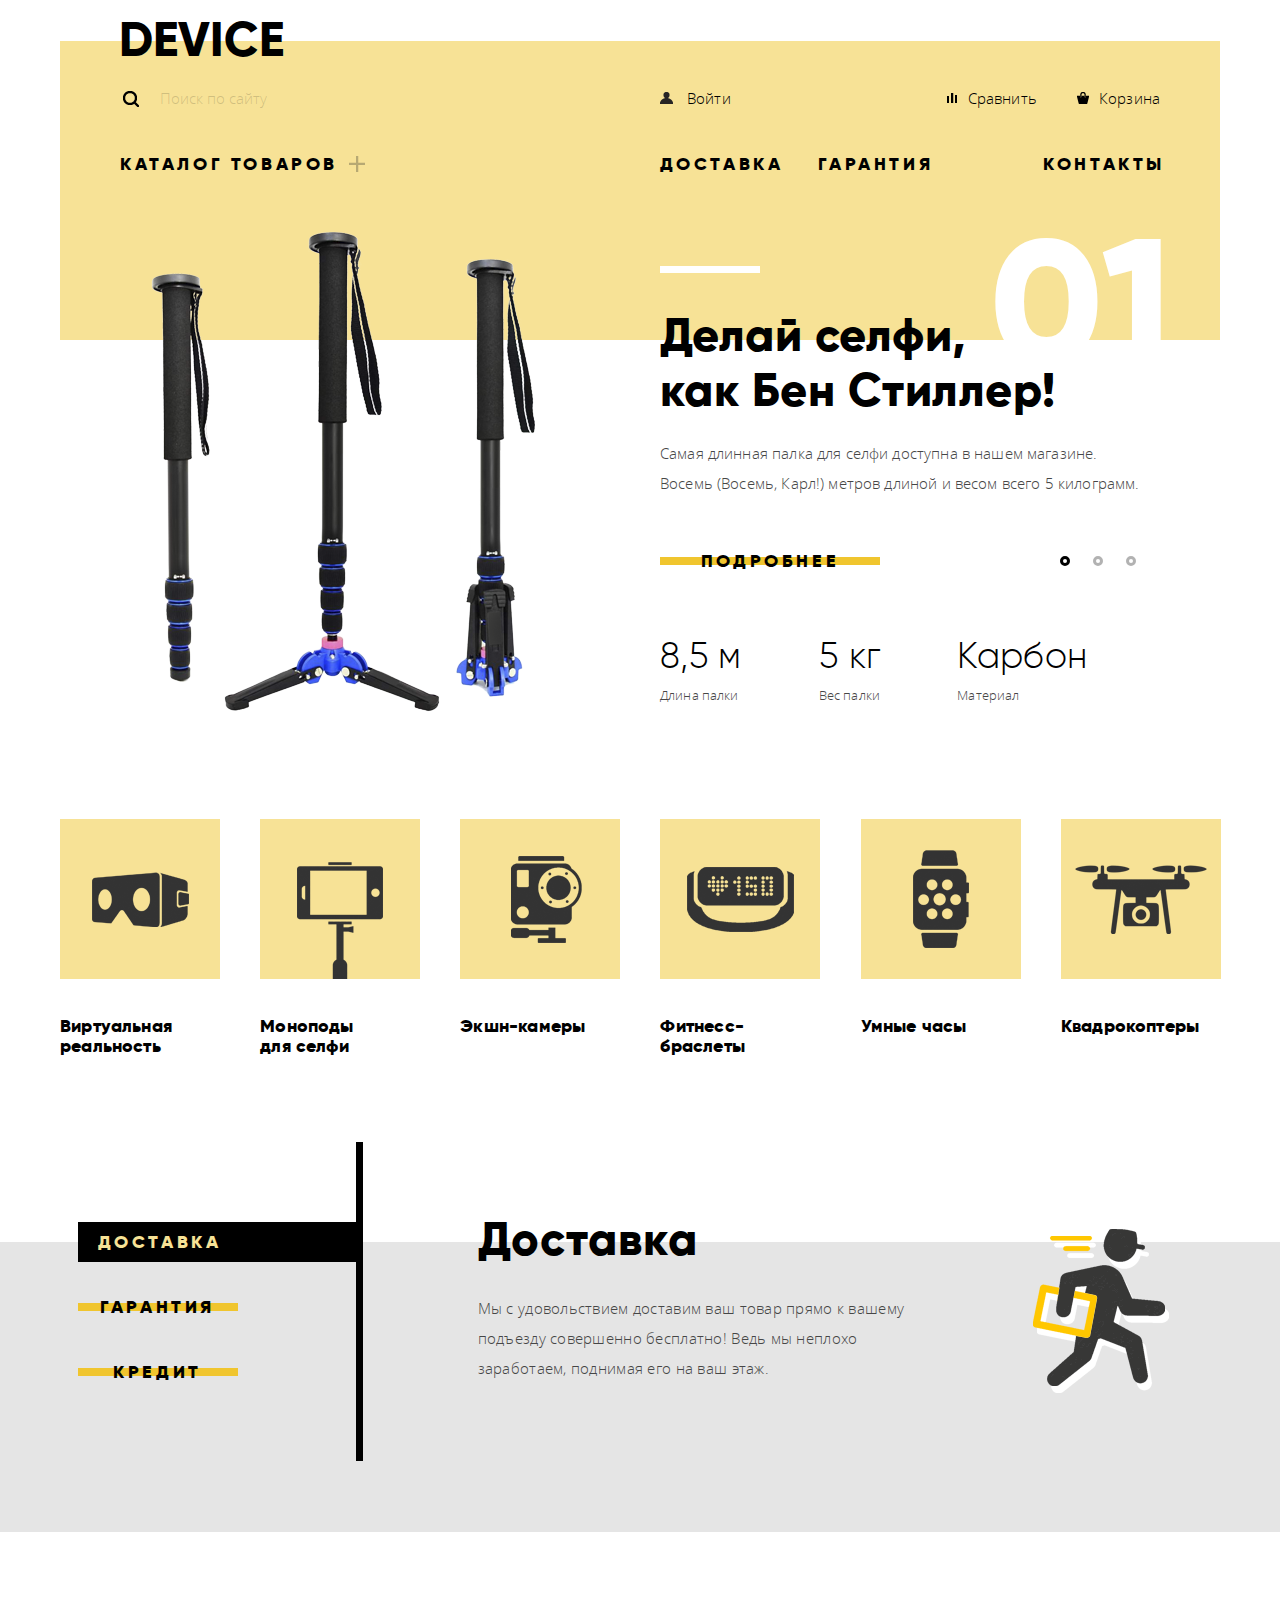
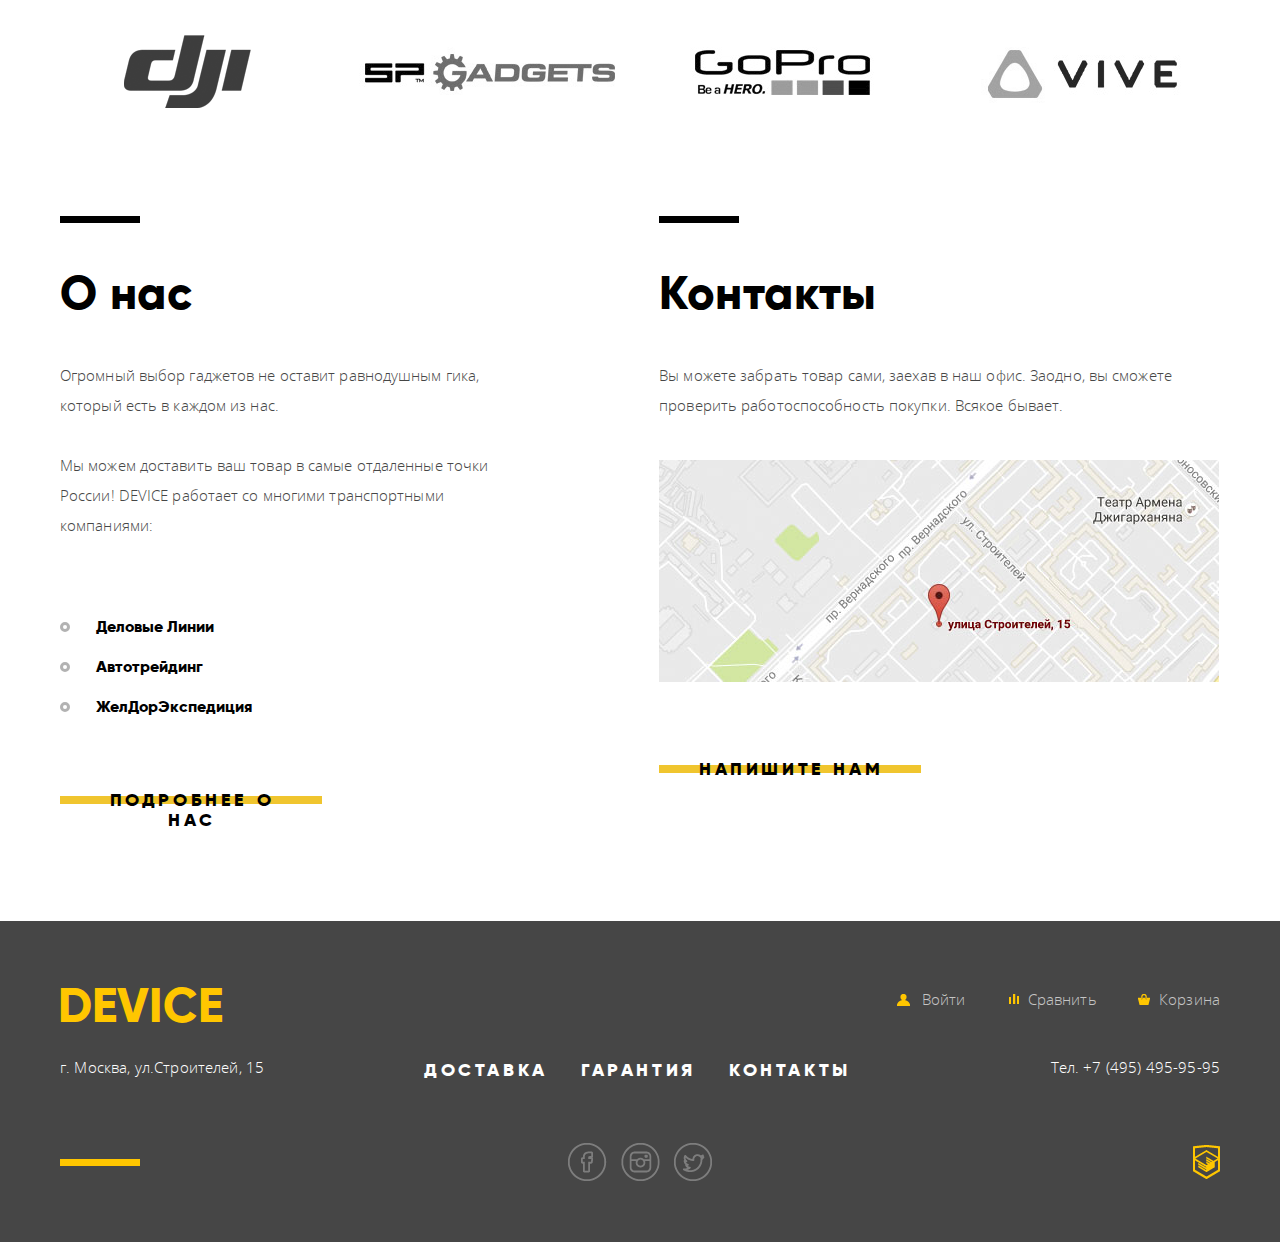
<file: device/index.html>
<!DOCTYPE html>
<html lang="ru">
  <head>
    <meta charset="utf-8">
    <title>HTML Academy: Девайс</title>
    <meta name="keywords" content="">
    <meta name="description" content="">
    <link href="css/normalize.css" rel="stylesheet">
    <link href="css/style.min.css" rel="stylesheet">
  </head>
  <body>
    <header class="header main-header">
      <div class="center-box">
        <div class="margin-box">
          <div class="header-logo">
            <span class="logo">Device</span>
          </div>
          <div class="user-menu user-menu--header">
            <form class="search" action="http://example.ru/" method="get">
              <input class="search-field" type="search" placeholder="Поиск по сайту">
              <button class="search-btn" type="submit">Найти</button>
            </form>
            <a class="profile" href="#">Войти</a>
            <a class="exit" href="#">Выйти</a>
            <a class="compare" href="#">Сравнить</a>
            <a class="basket" href="#">Корзина</a>
          </div>
          <nav class="main-menu">
            <ul class="menu-list">
              <li class="list-item-catalog">
                <a class="menu-catalog" href="#">Каталог товаров</a>
                <ul class="menu-catalog-list">
                  <li>
                    <ul class="catalog-list-section1">
                      <li><a href="#">Виртуальная реальность</a></li>
                      <li><a href="catalog.html">Моноподы для селфи</a></li>
                      <li><a href="#">Экшн-камеры</a></li>
                    </ul>
                  </li>
                  <li>
                    <ul class="catalog-list-section2">
                      <li><a href="#">Фитнесс-браслеты</a></li>
                      <li><a href="#">Умные часы</a></li>
                    </ul>
                  </li>
                  <li><a class="copters" href="#">Квадрокоптеры</a></li>
                </ul>
              </li>
              <li class="list-item-delivery"><a class="menu-delivery" href="#">Доставка</a></li>
              <li class="list-item-warranty"><a class="menu-warranty" href="#">Гарантия</a></li>
              <li class="list-item-contacts"><a class="menu-contacts" href="#">Контакты</a></li>
            </ul>
          </nav>
        </div>
      </div>
    </header>
    <main>
      <div class="center-box">
        <section class="slider-action">
          <input class="slider-input" type="radio" id="btn-1" name="toggle" checked>
          <input class="slider-input" type="radio" id="btn-2" name="toggle">
          <input class="slider-input" type="radio" id="btn-3" name="toggle">
          <div class="slider-controls">
            <label for="btn-1"></label>
            <label for="btn-2"></label>
            <label for="btn-3"></label>
          </div>
          <div class="slider-focus">
            <div class="slider-box">
              <div class="promo-slider slider1">
                <div class="slider-photo">
                  <img class="photo-slider1" src="img/slider-1.png" alt="Палка для селфи" width="384" height="486">
                </div>
                <div class="promo-slider-wrapper">
                  <span class="slide-number">01</span>
                  <span class="title slider-title">Делай селфи,<br>как Бен Стиллер!</span>
                  <p class="description">Самая длинная палка для селфи доступна в нашем магазине. Восемь (Восемь, Карл!) метров длиной и весом всего 5 килограмм.</p>          
                  <a class="btn slider-btn" href="#">Подробнее</a>
                  <div class="parameters-wrapper">
                    <p class="parameters"><span>8,5 м</span>Длина палки</p>
                    <p class="parameters"><span>5 кг</span>Вес палки</p>
                    <p class="parameters"><span>Карбон</span>Материал</p>
                  </div>
                </div>
              </div>
              <div class="promo-slider slider2">
                <div class="slider-photo">
                  <img src="img/slider-2.png" alt="Фитнесс-браслет" width="345" height="485">
                </div>
                <div class="promo-slider-wrapper">
                  <span class="slide-number">02</span>
                  <b class="title slider-title">Худеем<br>правильно!</b>
                  <p class="description">Мотивирующие фитнесс-браслеты помогут найти в себе силы не пропускать занятия и соблюдать диету.</p>
                  <a class="btn slider-btn" href="#">Подробнее</a>
                  <div class="parameters-wrapper">
                    <p class="parameters"><span>48 часов</span>Без подзарядки</p>
                  </div>
                </div>
              </div>
              <div class="promo-slider slider3">
                <div class="slider-photo">
                  <img src="img/slider-3.png" alt="Квадрокоптер" width="526" height="334">
                </div>
                <div class="promo-slider-wrapper">
                  <span class="slide-number">03</span>
                  <b class="title slider-title">Порхает как бабочка, жалит как пчела!</b>
                  <p class="description">Этот обычный, на первый взгляд, квадрокоптер оснащен мощным лазером, замаскированным под стандартную камеру.</p>
                  <a class="btn slider-btn" href="#">Подробнее</a>
                  <div class="parameters-wrapper">
                    <p class="parameters"><span>800 м</span>Дальность полета</p>
                    <p class="parameters"><span>50 м</span>Радиус поражения</p>
                  </div>
                </div>
              </div>
            </div>
          </div>
        </section>
        <section class="catalog-menu-tab block-row">
          <div class="tab-item col col-2">
            <a class="tab-icon" href="#"><img src="img/tab-item1.png" alt="Вирт-очки" width="97" height="55"></a>
            <span><a class="tab-title" href="#">Виртуальная реальность</a></span>
          </div>
          <div class="tab-item col col-2">
            <a class="tab-icon" href="catalog.html"><img src="img/tab-item2.png" alt="Монопод" width="86" height="117"></a>
            <span><a class="tab-title" href="catalog.html">Моноподы<br>для селфи</a></span>
          </div>
          <div class="tab-item col col-2">
            <a class="tab-icon" href="#"><img src="img/tab-item3.png" alt="Камера" width="71" height="87"></a>
            <span><a class="tab-title" href="#">Экшн-камеры</a></span></div>
          <div class="tab-item col col-2">
            <a class="tab-icon" href="#"><img src="img/tab-item4.png" alt="Браслет" width="107" height="65"></a>
            <span><a class="tab-title" href="#">Фитнесс-браслеты</a></span></div>
          <div class="tab-item col col-2">
            <a class="tab-icon" href="#"><img src="img/tab-item5.png" alt="Часы" width="56" height="98"></a>
            <span><a class="tab-title" href="#">Умные часы</a></span></div>
          <div class="tab-item col col-2">
            <a class="tab-icon" href="#"><img src="img/tab-item6.png" alt="Квадрокоптер" width="132" height="69"></a>
            <span><a class="tab-title" href="#">Квадрокоптеры</a></span></div>
        </section>
      </div>
        <section class="services">
          <input class="slider-input" type="radio" id="btn-4" name="service" checked>
          <input class="slider-input" type="radio" id="btn-5" name="service">
          <input class="slider-input" type="radio" id="btn-6" name="service">
          <ul class="services-menu">
            <li class="services-menu-item">
              <label class="btn btn--services-tab del" for="btn-4">Доставка</label>
            </li>
            <li class="services-menu-item">
              <label class="btn btn--services-tab war" for="btn-5">Гарантия</label>
            </li>
            <li class="services-menu-item">
              <label class="btn btn--services-tab cre" for="btn-6">Кредит</label>
            </li>
          </ul>
          <div class="sliders-wrapper">
            <div class="sliders-box">
              <div class="services-cart services-cart--delivery">
                <h2 class="title">Доставка</h2>
                <p>Мы с удовольствием доставим ваш товар прямо к вашему подъезду совершенно бесплатно! Ведь мы неплохо заработаем, поднимая его на ваш этаж.</p>
              </div>
              <div class="services-cart services-cart--warranty">
                <h2 class="title">Гарантия</h2>
                <p>Если из-за возгарания купленного у нас товара у вас сгорит дом — не переживайте, мы выдадим вам новый. Товар, не дом, конечно же.</p>
              </div>
              <div class="services-cart services-cart--credit">
                <h2 class="title">Кредит</h2>
                <p>Залезть в долговую яму стало проще! Кредитные консультанты подберут для вас наиболее выгодные условия кредита. Выгодные для нашего банка, разумеется.</p>
              </div>
            </div>
          </div>
        </section>
      <div class="center-box">
        <section class="partners block-row">
          <a class="partners-logo col col-3" href="#">
            <img src="img/logo-partner1.png" alt="Логотип партнера" width="260" height="100">
            <img src="img/logo-partner1-focus.jpg" alt="Логотип партнера" width="260" height="100">
          </a>
          <a class="partners-logo col col-3" href="#">
            <img src="img/logo-partner2.png" alt="Логотип партнера" width="260" height="100">
            <img src="img/logo-partner2-focus.jpg" alt="Логотип партнера" width="260" height="100">
          </a>
          <a class="partners-logo col col-3" href="#" >
            <img src="img/logo-partner3.png" alt="Логотип партнера" width="260" height="100">
            <img src="img/logo-partner3-focus.jpg" alt="Логотип партнера" width="260" height="100">
          </a>
          <a class="partners-logo col col-3" href="#" >
            <img src="img/logo-partner4.png" alt="Логотип партнера" width="260" height="100">
            <img src="img/logo-partner4-focus.jpg" alt="Логотип партнера" width="260" height="100">
          </a>
        </section>
        <section class="about-contacts block-row">
          <div class="about col col-6">
            <h2 class="title">О нас</h2>
            <div class="wrapper">
              <p>Огромный выбор гаджетов не оставит равнодушным гика, который есть в каждом из нас.</p>
              <p>Мы можем доставить ваш товар в самые отдаленные точки России! DEVICE работает со многими транспортными компаниями:</p>
              <ul class="transcompany">
                <li><a href="#">Деловые Линии</a></li>
                <li><a href="#">Автотрейдинг</a></li>
                <li><a href="#">ЖелДорЭкспедиция</a></li>
              </ul>
            </div>
            <a href="#" class="btn about-us">Подробнее о нас</a>
          </div>
          <div class="contacts col col-6">
            <h2 class="title">Контакты</h2>
            <div class="wrapper">
              <p>Вы можете забрать товар сами, заехав в наш офис. Заодно, вы сможете проверить работоспособность покупки. Всякое бывает.</p>
              <div class="map">
                <a class="js-open-map" href="https://yandex.ru/maps/-/C6qSqC4o">
                  <img class="map-preview" src="img/map-preview.jpg" width="560" height="222" alt="Карта">
<!--                  <iframe src="https://api-maps.yandex.ru/frame/v1/-/C6qSqC4o" width="560" height="222" frameborder="0"></iframe>-->
<!--                  <iframe src="https://www.google.com/maps/embed/v1/place?q=ул.+Строителей,+15,+г.+Москва,+город+Москва,+Россия&key=AIzaSyAN0om9mFmy1QN6Wf54tXAowK4eT0ZUPrU" width="560" height="222" style="border:0" allowfullscreen></iframe>-->
                </a>
              </div>
            </div>
            <a href="#" class="btn mail-us">Напишите нам</a>
          </div>
        </section>
      </div>
    </main>
    <footer class="main-footer">
      <div class="center-box center-box--footer">
        <div class="footer-logo">
          <span class="logo logo--footer">Device</span>
        </div>
        <div class="user-menu user-menu--footer">
          <a class="profile" href="#">Войти</a>
          <a class="compare" href="#">Сравнить</a>
          <a class="basket" href="#">Корзина</a>
        </div>
        <span class="adress">г. Москва, ул.Строителей, 15</span>
        <nav class="footer-main-menu">            
          <ul class="footer-menu-list">
            <li><a href="#">Доставка</a></li>
            <li><a href="#">Гарантия</a></li>
            <li><a class="contact-link" href="#">Контакты</a></li>
          </ul>
        </nav>
        <span class="tel">Тел. +7 (495) 495-95-95</span>
        <div class="social-btn">
          <a class="social social-fb" href="#">Фейсбук</a>
          <a class="social social-inst" href="#">Инстаграм</a>
          <a class="social social-tw" href="#">Твиттер</a>
        </div>
        <a href="https://htmlacademy.ru/intensive/htmlcss"><img class="logo-htmlacademy" src="img/htmlacademy.png" alt="HTMLAcademy" width="27" height="34"></a>
      </div>
    </footer>
    
<!--    Модальные окна-->
   
    <div class="modal-content modal-link">
      <button class="modal-content-close modal-link-close" type="button" title="Закрыть">Закрыть</button>
      <form class="link" action="http://example.ru/" method="post">
        <label class="modal-label" for="user-name-field">Ваше имя:
          <input class="modal-field" type="text" name="user-name" id="user-name-field" placeholder="Представтесь, пожалуйста">
        </label>
        <label class="modal-label" for="email-field">Ваш e-mail:
          <input class="modal-field" type="email" name="email" id="email-field" placeholder="Для отправки ответа">
        </label>
        <label class="modal-label" for="message-field">Текст письма:
          <textarea class="modal-field" name="message" rows="7" id="message-field" placeholder="В свободной форме"></textarea>
        </label>
        <button class="btn modal-btn" type="submit">Отправить</button>
      </form>
    </div>
    <div class="modal-content-map">
      <button class="modal-content-close" type="button" title="Закрыть">Закрыть</button>
      <iframe class="map-iframe" src="https://api-maps.yandex.ru/frame/v1/-/C6qSqC4o" width="960" height="555"></iframe>
<!--      <iframe src="https://www.google.com/maps/embed/v1/place?q=ул.+Строителей,+15,+г.+Москва,+город+Москва,+Россия&key=AIzaSyAN0om9mFmy1QN6Wf54tXAowK4eT0ZUPrU" width="960" height="555" style="border:0" allowfullscreen></iframe>-->
    </div>
 
    <script src="js/script.min.js"></script>
  </body>
</html>
</file>
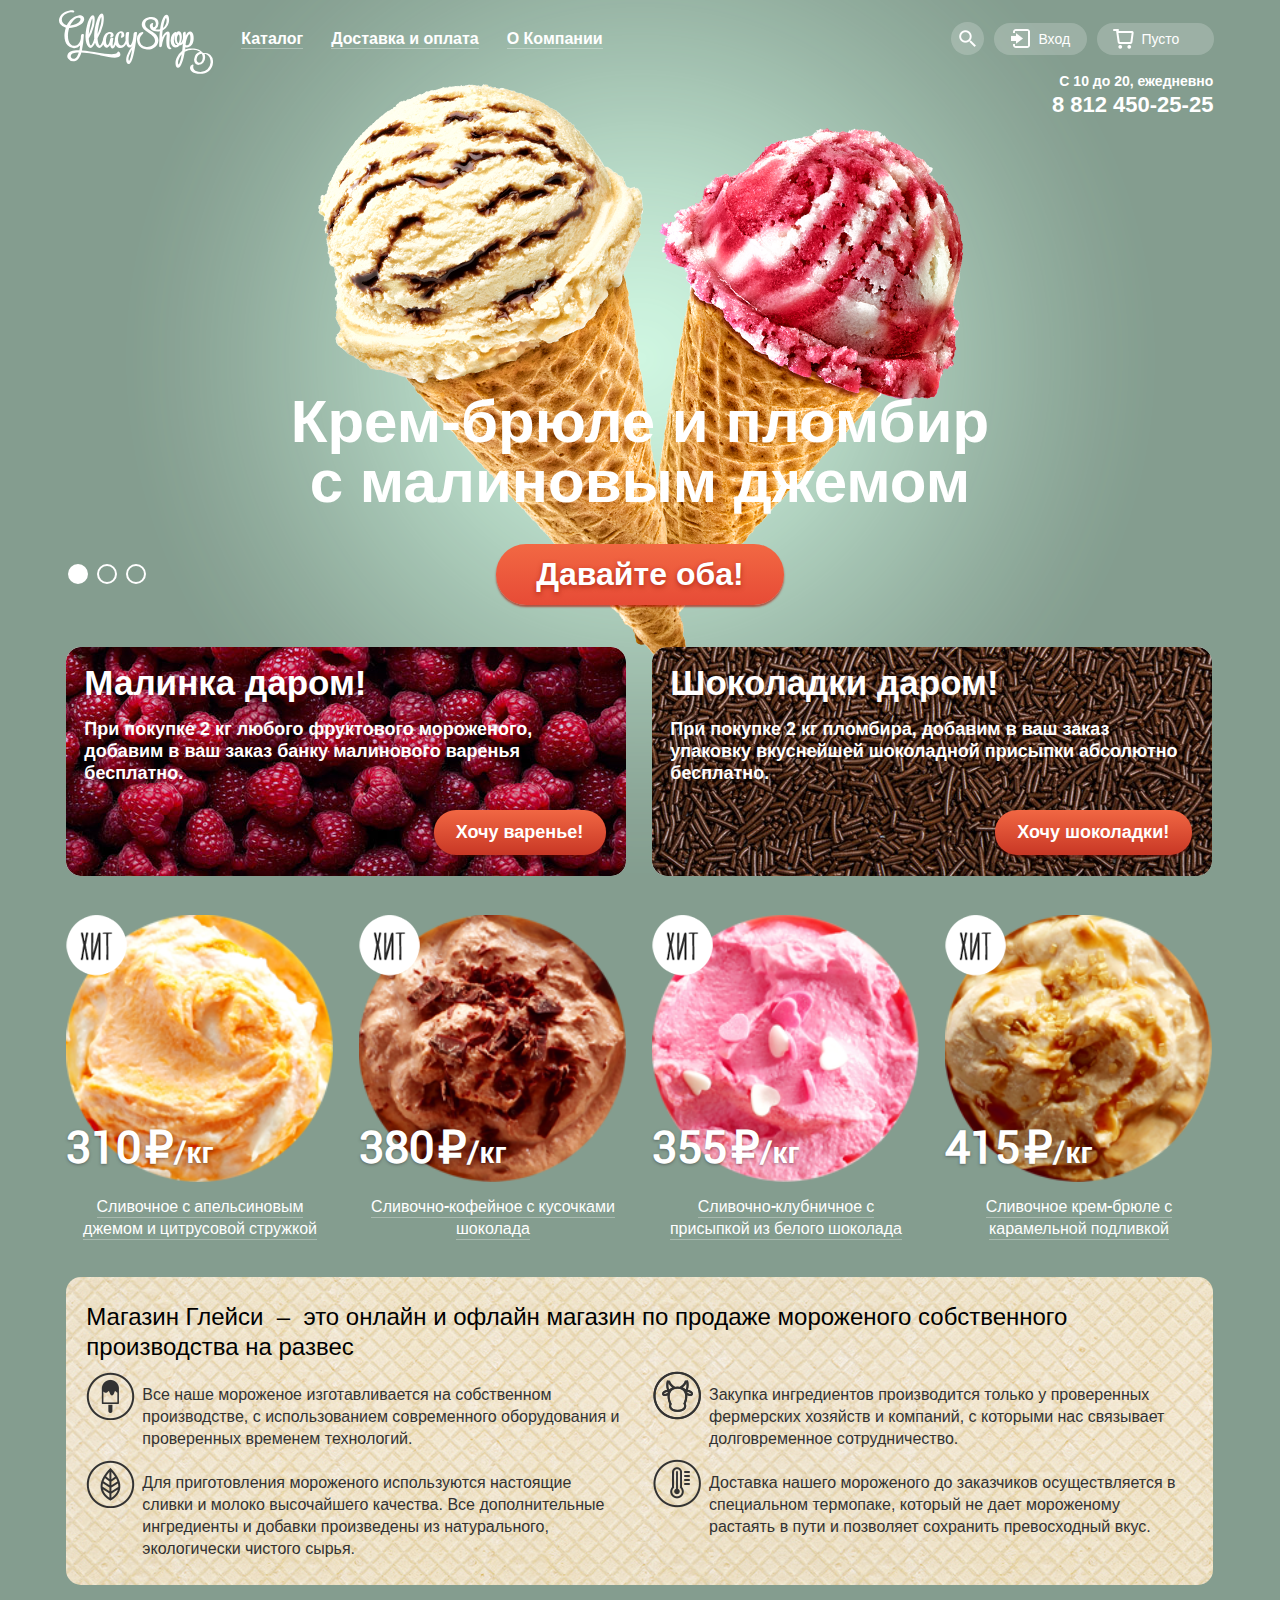
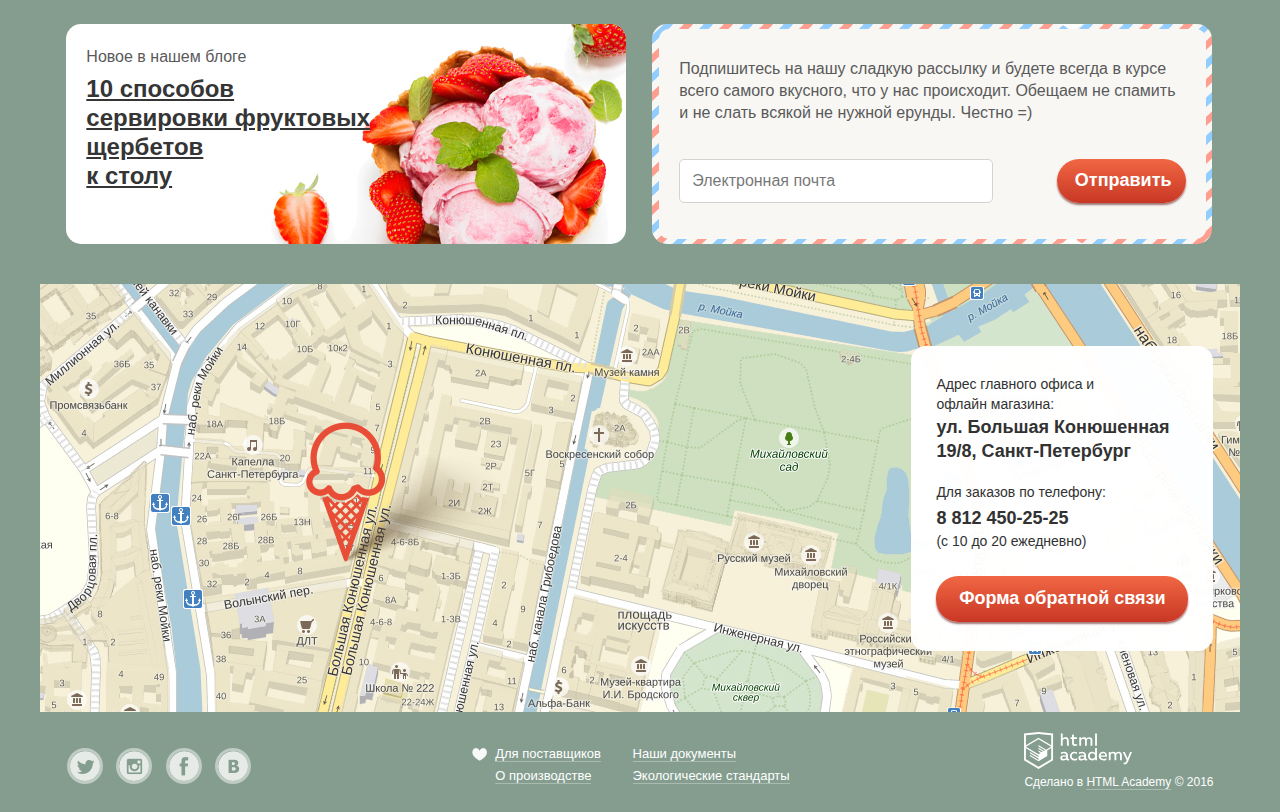
<file: gllacy/index.html>
<!DOCTYPE html>
<html lang="ru">
  <head>
    <meta charset="utf-8">
    <title>HTML Academy: Глейси</title>
    <meta name="keywords" content="">
    <meta name="description" content="">
    <link href="css/normalize.css" rel="stylesheet">
    <link href="css/style-min.css" rel="stylesheet">
  </head>  
  <body>
    <input type="radio" id="btn-1" name="toggle" checked>
    <input type="radio" id="btn-2" name="toggle">
    <input type="radio" id="btn-3" name="toggle">
    <div class="toggler-bg">
<!-- Хедер  -->
    <header class="main-page">
      <div class="header box-center">        
        <div class="logo">
          <img src="img/logogllacy.svg" alt="Логотип компании" width="154" height="64">
        </div>
        <nav class="main-menu">
          <ul class="menu-list">
            <li class="catalog-list"><a href="#">Каталог</a>
              <ul class="menu-catalog">
                <li><a class="menu-item new" href="#">Новинки</a></li>
                <li><a class="menu-item" href="catalog.html">Сливочное</a></li>
                <li><a class="menu-item" href="#">Щербеты</a></li>
                <li><a class="menu-item" href="#">Фруктовый лед</a></li>
                <li><a class="menu-item" href="#">Мелорин</a></li>
              </ul>
            </li>
            <li><a href="#">Доставка и оплата</a></li>
            <li><a href="#">О Компании</a></li> 
          </ul>
        </nav>
        <div class="user">
          <div class="user-search">
            <a class="user-btn-search" href="search.html">Поиск</a>
            <div class="modal-content modal-search">
              <form class="search" action="http://example.ru/" method="get">
                <input class="modal-field" type="search" id="search-field" required>
                <div class="label-box">
                  <label class="modal-label" for="search-field">Что ищем?</label>
                </div>
              </form>
            </div>
          </div>
          <div class="user-login">
            <a class="user-btn-login" href="login.html">Вход</a>
            <div class="modal-content modal-enter">
              <form class="enter" action="http://example.ru/" method="get">
                <input class="modal-field" type="text" id="email-f" required>
                <div class="label-box">
                  <label class="modal-label" for="email-f">Электронная почта</label>
                </div>
                <input class="modal-field" type="password" id="password-field" required>
                <div class="label-box">
                  <label class="modal-label" for="password-field">Пароль</label>
                </div>
                <button class="mini-btn">Войти</button>
              </form>
              <div class="helper-wrapper">
                <div class="helper">
                  <a class="forget-pass" href="#">Забыли пароль?</a>
                  <a class="new-registration" href="#">Новая регистрация</a>
                </div>
              </div>
            </div>
          </div>
          <div class="user-basket">
            <a class="user-btn-basket" href="basket.html">Пусто</a>
            <div class="modal-content modal-basket-full">
              <div class="product-table">
                <div class="table-row">
                  <div class="table-cell cell-delete"></div>
                  <div class="table-cell cell-icon"></div>
                  <div class="table-cell cell-name"></div>
                  <div class="table-cell cell-amount"></div>
                  <div class="table-cell cell-price">300</div>
                </div>
                <div class="table-row">
                  <div class="table-cell cell-delete"></div>
                  <div class="table-cell cell-icon"></div>
                  <div class="table-cell cell-name"></div>
                  <div class="table-cell cell-amount"></div>
                  <div class="table-cell cell-price">450</div>
                </div>
                <span class="summ">Итого 750 руб.</span>
                <a class="mini-btn" href="basket.html">Оформить заказ</a>
              </div>
            </div>
          </div>
        </div>
        <div class="header-contact">        
          <span class="working-hour">
          С 10 до 20, ежедневно
          </span><br>
          <span class="tel">
          8 812 450-25-25
          </span>
        </div>    
      </div>
    </header>
<!--  Основная часть  -->
    <main>
      <div class="box-center">
<!-- Слайдер -->        
        <section class="slider-photo">          
          <div class="slider-controls">
            <label for="btn-1"></label>
            <label for="btn-2"></label>
            <label for="btn-3"></label>
          </div>
          <div class="slider-focus">
            <div class="slider-box clearfix">
              <div class="slider1">
                <p class="slider-title">Крем-брюле и пломбир с малиновым джемом</p>          
                <a href="catalog.html">Давайте оба!</a>
              </div>
              <div class="slider2">
                <p class="slider-title">Шоколадный пломбир и лимонный сорбет</p>         
                <a href="catalog.html">Давайте оба!</a>
              </div>
              <div class="slider3">
                <p class="slider-title">Пломбир с помадкой и клубничный щербет</p>         
                <a href="catalog.html">Давайте оба!</a>
              </div>
            </div>
          </div>
        </section>
<!--   Баннеры   -->
        <section class="banners block-row">
          <div class="banner-left col col-2">
            <span>Малинка даром!</span>
            <p>При покупке 2 кг любого фруктового мороженого, добавим в ваш заказ банку малинового варенья бесплатно.</p>
            <a class="mini-btn" href="catalog.html">Хочу варенье!</a>
          </div>
          <div class="banner-right col col-2">
            <span>Шоколадки даром!</span>
            <p>При покупке 2 кг пломбира, добавим в ваш заказ упаковку вкуснейшей шоколадной присыпки абсолютно бесплатно.</p>
            <a class="mini-btn" href="catalog.html">Хочу шоколадки!</a>
          </div>
        </section>
<!--    Популярные товары    -->
        <section class="catalog-hits block-row">
          <article class="catalog-item catalog-hit1 col col-1">
            <img class="catalog-hit-mark" src="img/hit.png" width="61" height="61" alt="Хит">
            <img class="catalog-card" src="img/catalog-card1.png" width="200" height="200" alt="Образец товара">
            <p class="catalog-price">310 &#8381;<span class="units">/кг</span></p>
            <p class="catalog-title">
              <a class="card-title" href="">Сливочное с апельсиновым джемом и цитрусовой стружкой</a>
            </p>
            <div class="mask mask1 mask-hit">
<!--              <img class="catalog-card" src="img/catalog-card1.png" width="200" height="200" alt="Образец товара">-->
              <a class="mini-btn" href="">Быстрый просмотр</a>
            </div>
          </article>
          <article class="catalog-item catalog-hit2 col col-1">
            <img class="catalog-hit-mark" src="img/hit.png" width="61" height="61" alt="Хит">
             <img class="catalog-card" src="img/catalog-card2.png" width="200" height="200" alt="Образец товара">
            <p class="catalog-price">380 &#8381;<span class="units">/кг</span></p>
            <p class="catalog-title">
              <a class="card-title" href="">Сливочно-кофейное с кусочками шоколада</a>
            </p>
            <div class="mask mask2 mask-hit">
<!--              <img class="catalog-card" src="img/catalog-card2.png" width="200" height="200" alt="Образец товара">-->
              <a class="mini-btn" href="">Быстрый просмотр</a>
            </div>
          </article>
          <article class="catalog-item catalog-hit3 col col-1">
            <img class="catalog-hit-mark" src="img/hit.png" width="61" height="61" alt="Хит">
             <img class="catalog-card" src="img/catalog-card3.png" width="200" height="200" alt="Образец товара">
            <p class="catalog-price">355 &#8381;<span class="units">/кг</span></p>
            <p class="catalog-title">
              <a class="card-title" href="">Сливочно-клубничное с присыпкой из белого шоколада</a>
            </p>
            <div class="mask mask3 mask-hit">
<!--              <img class="catalog-card" src="img/catalog-card3.png" width="200" height="200" alt="Образец товара">-->
              <a class="mini-btn" href="">Быстрый просмотр</a>
            </div>
          </article>
          <article class="catalog-item catalog-hit4 col col-1">
            <img class="catalog-hit-mark" src="img/hit.png" width="61" height="61" alt="Хит">
             <img class="catalog-card" src="img/catalog-card4.png" width="200" height="200" alt="Образец товара">
            <p class="catalog-price">415 &#8381;<span class="units">/кг</span></p>
            <p class="catalog-title">
              <a class="card-title" href="">Сливочное крем-брюле с карамельной подливкой</a>
            </p>
            <div class="mask mask4 mask-hit">
<!--              <img class="catalog-card" src="img/catalog-card4.png" width="200" height="200" alt="Образец товара">-->
              <a class="mini-btn" href="">Быстрый просмотр</a>
            </div>
          </article>
        </section>
<!--   О компании   -->
        <div class="block-row">
          <article class="about-block col col-4">
            <h2 class=about-title>Магазин Глейси  &#8211;  это онлайн и офлайн магазин по продаже мороженого собственного производства на развес</h2>
            <p class="ice-cream">Все наше мороженое изготавливается на собственном производстве, с использованием современного оборудования и проверенных временем технологий.</p>
            <p class="cow">Закупка ингредиентов  производится только у проверенных фермерских хозяйств и компаний, с которыми нас связывает долговременное сотрудничество.</p>
            <p class="leaf">Для приготовления мороженого используются настоящие сливки и молоко высочайшего качества. Все дополнительные ингредиенты и добавки произведены из натурального, экологически чистого сырья.</p>
            <p class="term">Доставка нашего мороженого до заказчиков осуществляется в специальном термопаке, который не дает мороженому растаять в пути и позволяет сохранить превосходный вкус.</p>
          </article>
        </div>
<!--  Блог и подписка   -->
        <div class="block-row">
          <section class="blog-news col col-2">
            <p>Новое в нашем блоге</p>
            <a href="#"><span>10 способов сервировки фруктовых           щербетов <br>к столу</span></a>
          </section>
          <section class="mailing col col-2">
            <div class="basic-background">
              <p>Подпишитесь на нашу сладкую рассылку и будете всегда в курсе всего самого вкусного, что у нас происходит. Обещаем не спамить и не слать всякой не нужной ерунды. Честно =) </p>
              <form class="subscription clearfix" action="http://example.ru/" method="post">
                <input type="email" name="email"                    placeholder="Электронная почта">
                <button class="mini-btn" type="submit" value="Отправить">Отправить</button>
              </form>
            </div>
          </section>
        </div>
      </div>
<!--    Карта    -->
      <div class="contacts-box">
        <div class="card-contacts">
          <h3>Адрес главного офиса и офлайн магазина:</h3>
          <p>ул. Большая Конюшенная 19/8, Санкт-Петербург</p>
          <h3>Для заказов по телефону:</h3>
          <p class="tel">8 812 450-25-25<br>
            <span>(с 10 до 20 ежедневно)</span>
          </p>
          <a class="card-btn mini-btn" href="wright-us.html">Форма обратной связи</a>
        </div>
      </div>
      <section class="card-place">
      <div class="yandex-map" id="yandex-map"></div>
      </section>
    </main>
<!--  Подвал  -->
    <footer>
      <div class="box-center clearfix ">
        <div class="social-btn">
          <a class="social social-tw" href="#">Твиттер</a>
          <a class="social social-inst" href="#">Инстаграм</a>
          <a class="social social-fb" href="#">Фейсбук</a>
          <a class="social social-vk" href="#">Вконтакте</a>
        </div>
        <div class="footer-menu">
          <ul class="footer-menu-col1">
            <li class="for-caterer"><a class="info" href="#">Для поставщиков</a></li>
            <li class="production"><a class="info" href="#">О производстве</a></li>
          </ul>
          <ul class="footer-menu-col2">  
            <li class="docs"><a class="info" href="#">Наши документы</a></li>
            <li class="ecostandarts"><a class="info" href="#">Экологические стандарты</a></li>
          </ul>
        </div>        
        <div class="footer-logo">
          <img class="logo-htmlacademy" src="img/logohtml.svg" alt="Логотип HTML Academy" width="108" height="37">    
          <p class="copyright">
            Сделано в <a href="#">HTML Academy</a> &copy; 2016
          </p>
        </div>
      </div>
    </footer>
    </div>
    
    <div class="modal-content modal-link">
      <button class="modal-content-close" type="button" title="Закрыть">Закрыть</button>
      <span class="link-title">Мы обязательно вам ответим!</span>
      <form class="link" action="http://example.ru/" method="post">
        <input class="modal-field" type="text" name="user-name" id="user-name-field" placeholder="Как вас зовут?">
<!--
        <div class="label-box">
          <label class="modal-label" for="user-name-field">Как вас зовут?</label>
        </div>
-->
        <input class="modal-field" type="email" name="email" id="email-field" placeholder="Ваша почта для ответа?">
<!--
        <div class="label-box">
          <label class="modal-label" for="email-field">Ваша почта для ответа?</label>
        </div>
-->
        <textarea class="modal-field" name="message" rows="5" id="message-field" placeholder="Напишите что-нибудь..."></textarea>
<!--
        <div class="label-box">
          <label class="modal-label" for="message-field">Напишите что-нибудь...</label>
        </div>
-->
        <button class="mini-btn" type="submit">Отправить</button>
      </form>
    </div>
    <div class="modal-overlay"></div>
    <script src="js/js-min.js"></script>
    <script type="text/javascript" charset="utf-8" async src="https://api-maps.yandex.ru/services/constructor/1.0/js/?sid=_zTwKnUOYvzkFNjEjTNcR_Cw6zOc-7oM&amp;width=100%&amp;height=430&amp;id=yandex-map;lang=ru_RU&amp;sourceType=constructor&amp;scroll=true"></script>
  </body>
</html>
</file>
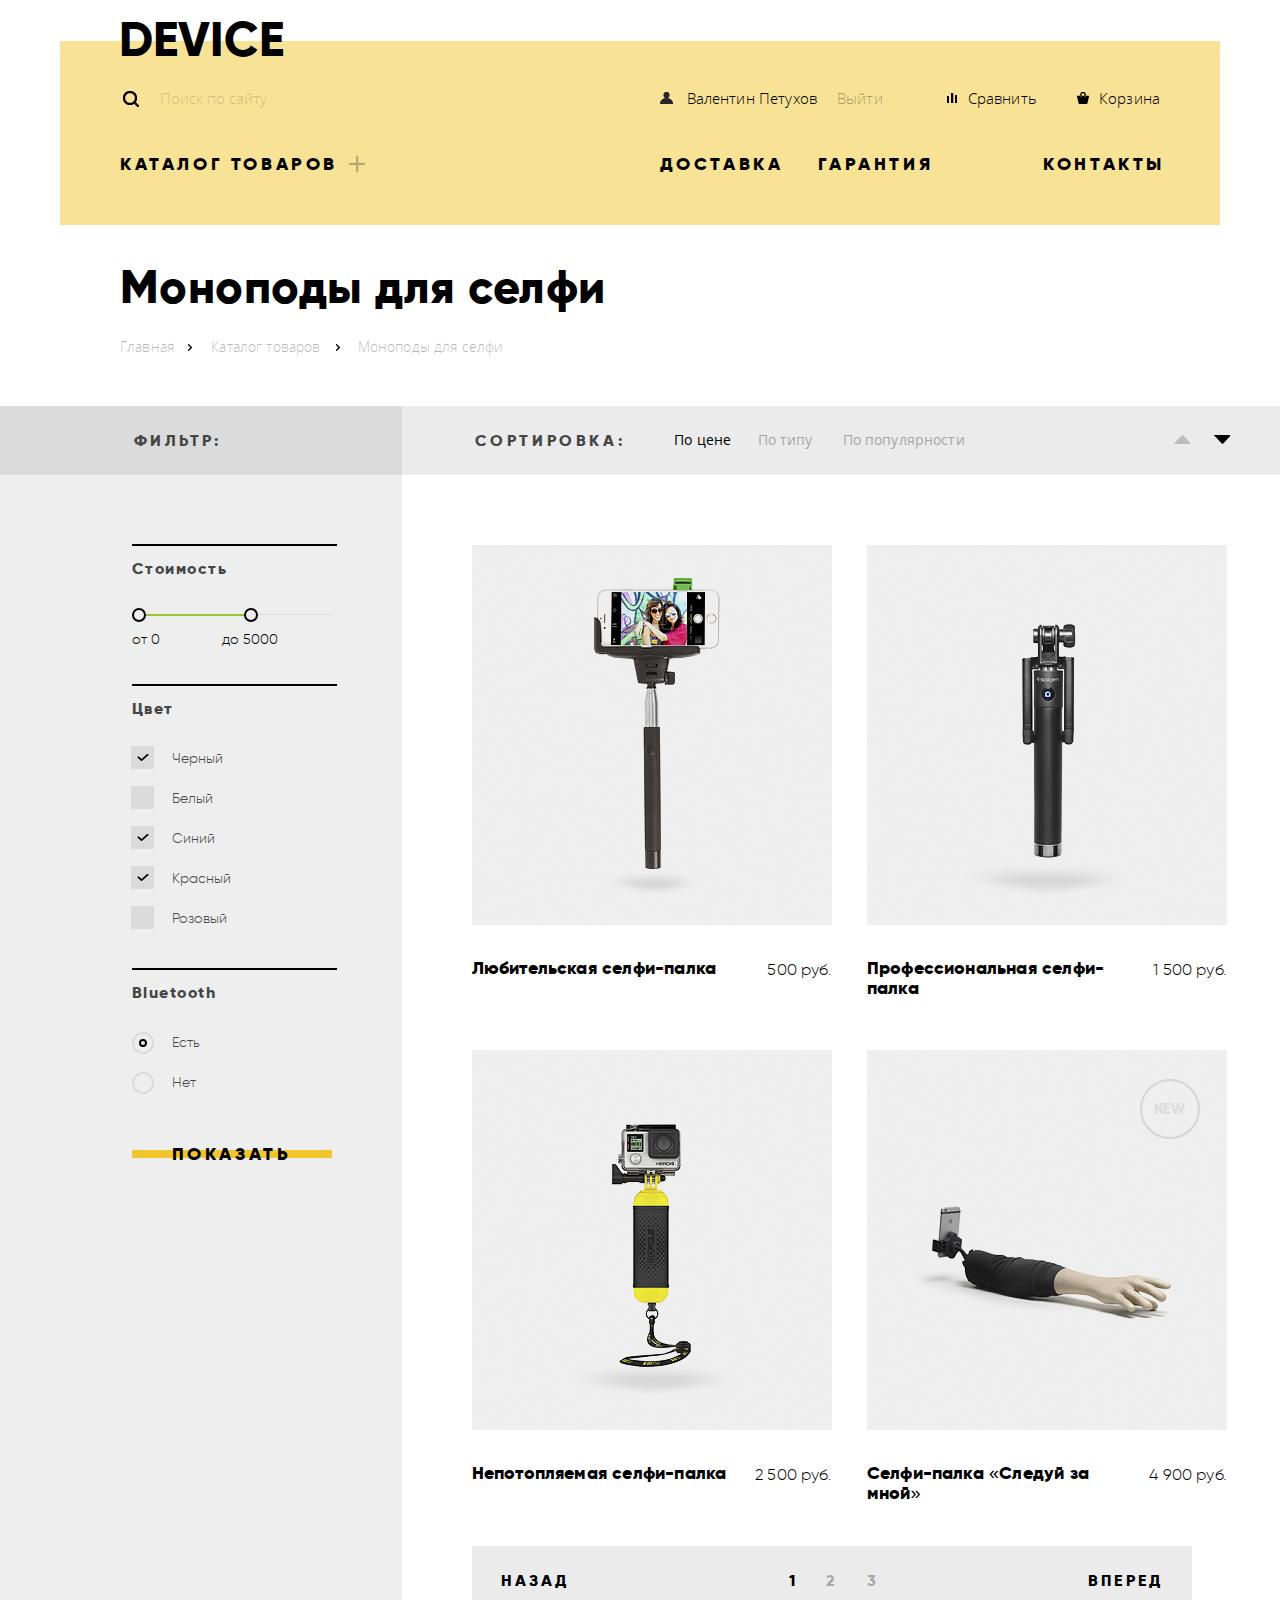
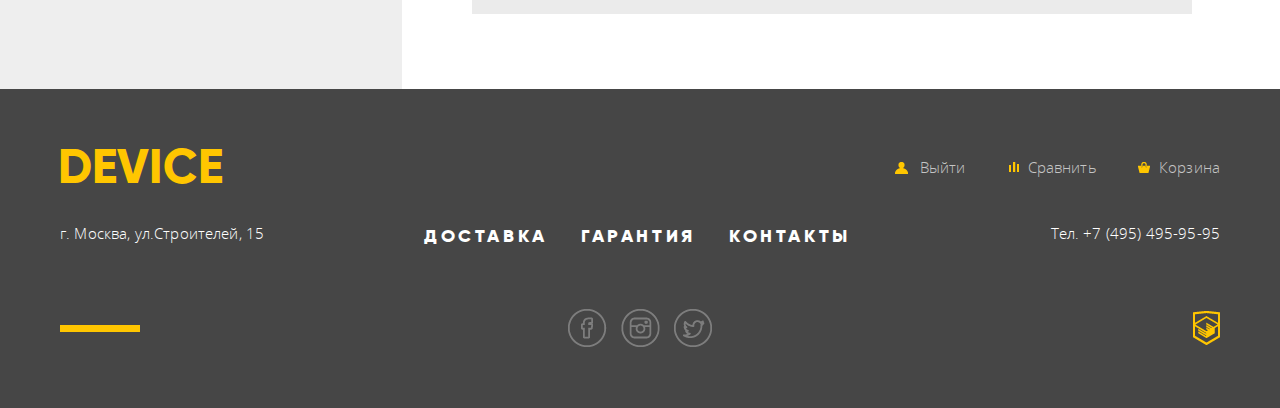
<file: device/catalog.html>
<!DOCTYPE html>
<html lang="ru">
  <head>
    <meta charset="utf-8">
    <title>HTML Academy: Девайс</title>
    <meta name="keywords" content="">
    <meta name="description" content="">
    <link href="css/normalize.css" rel="stylesheet">
    <link href="css/style.min.css" rel="stylesheet">
  </head>
  <body>
    <header class="header page-header">
      <div class="center-box">
        <div class="margin-box">
          <div class="header-logo">
            <a href="index.html" class="logo">Device</a>
          </div>
          <div class="user-menu user-menu--header">
            <form class="search" action="http://example.ru/" method="get">
              <input class="search-field" type="search" placeholder="Поиск по сайту">
              <button class="search-btn" type="submit">Найти</button>
            </form>
            <a class="profile" href="#">Валентин Петухов</a>
            <a class="exit" href="#">Выйти</a>
            <a class="compare" href="#">Сравнить</a>
            <a class="basket" href="#">Корзина</a>
          </div>
          <nav class="main-menu">
            <ul class="menu-list">
              <li class="list-item-catalog">
                <a class="menu-catalog" href="#">Каталог товаров</a>
                <ul class="menu-catalog-list">
                  <li>
                    <ul class="catalog-list-section1">
                      <li><a href="#">Виртуальная реальность</a></li>
                      <li><a href="catalog.html">Моноподы для селфи</a></li>
                      <li><a href="#">Экшн-камеры</a></li>
                    </ul>
                  </li>
                  <li>
                    <ul class="catalog-list-section2">
                      <li><a href="#">Фитнесс-браслеты</a></li>
                      <li><a href="#">Умные часы</a></li>
                    </ul>
                  </li>
                  <li><a class="copters" href="#">Квадрокоптеры</a></li>
                </ul>
              </li>
              <li class="list-item-delivery"><a class="menu-delivery" href="#">Доставка</a></li>
              <li class="list-item-warranty"><a class="menu-warranty" href="#">Гарантия</a></li>
              <li class="list-item-contacts"><a class="menu-contacts" href="#">Контакты</a></li>
            </ul>
          </nav>
        </div>
      </div>
    </header>
    <main class="catalog-main">
      <div class="center-box">
        <h1 class="title title--catalog">Моноподы для селфи</h1>
        <ul class="breadcrumbs">
          <li><a href="index.html">Главная</a></li>
          <li><a class="catalog-link" href="#">Каталог товаров</a></li>
          <li><span>Моноподы для селфи</span></li>
        </ul>
      </div>
      <div class="flex-container">
        <aside class="filter">
          <div class="filter-title">
            <h2 class="filter-title-item">Фильтр:</h2>
          </div>
          <form class="filter-form" action="http://example.ru/" method="get">
            <div class="filter-price">
              <p class="fieldset-title">Стоимость</p>
              <div class="range-controls">
                <div class="scale"><div class="bar"></div></div>
                <div class="toggle min-toggle"></div>
                <div class="toggle max-toggle"></div>
              </div>
              <div class="price-controls">
                от <input class="min-price" type="text" value="0">
                до <input class="max-price" type="text" value="5000">
              </div>
            </div>
            <fieldset class="filter-colors">
              <p class="fieldset-title">Цвет</p>
              <input class="filter-checkbox" type="checkbox" id="color-1" name="black" checked>
              <label class="checkbox" for="color-1"> Черный</label>
              <input class="filter-checkbox" type="checkbox" id="color-2" name="white">
              <label class="checkbox" for="color-2"> Белый</label>
              <input class="filter-checkbox" type="checkbox" id="color-3" name="blue" checked>
              <label class="checkbox" for="color-3"> Синий</label>
              <input class="filter-checkbox" type="checkbox" id="color-4" name="red" checked>
              <label class="checkbox" for="color-4"> Красный</label>
              <input class="filter-checkbox" type="checkbox" id="color-5" name="pink">
              <label class="checkbox" for="color-5"> Розовый</label>
            </fieldset>
            <fieldset class="filter-bluetooth">
              <p class="fieldset-title">Bluetooth</p>
              <input class="filter-radio" type="radio" id="rad-1" name="blu" value="yes" checked>
              <label class="radio" for="rad-1"> Есть</label>
              <input class="filter-radio" type="radio"  id="rad-2" name="blu" value="no">
              <label class="radio" for="rad-2"> Нет</label>
            </fieldset>
            <button class="btn btn--form" type="submit">Показать</button>
          </form>
        </aside>
        <section class="catalog-list block-row block-row--catalog">
          <div class="sort">
            <h2 class="sort-title">Сортировка:</h2>
            <ul class="sort-list">
              <li class="sort-list-item sort-list-item1 active"><a href="#">По цене</a></li>
              <li class="sort-list-item sort-list-item2"><a href="#">По типу</a></li>
              <li class="sort-list-item sort-list-item3"><a href="#">По популярности</a></li>
              <li class="sort-list-item sort-up-arrow"><a href="#">По возрастанию</a></li>
              <li class="sort-list-item sort-down-arrow active"><a href="#">По убыванию</a></li>
            </ul>
          </div>
          <article class="catalog-card col col-4">
            <div class="new">New</div>
            <img src="img/catalog-item1.jpg" alt="Карточка каталога" width="360" height="380" class="card-photo">
            <a href="#" class="card-title">Любительская селфи-палка</a>
            <p class="card-price">500 руб.</p>
            <div class="mask">
              <a class="btn basket-btn" href="#">В корзину</a>
              <a class="compare" href="#">Добавить к сравнению</a>
            </div>
          </article>
          <article class="catalog-card  col col-4">
            <div class="new">New</div>
            <img src="img/catalog-item2.jpg" alt="Карточка каталога" width="360" height="380" class="card-photo">
            <a href="#" class="card-title">Профессиональная селфи-палка</a> 
            <p class="card-price">1 500 руб.</p>
            <div class="mask">
              <a class="btn basket-btn" href="#">В корзину</a>
              <a class="compare" href="#">Добавить к сравнению</a>
            </div>
          </article>
          <article class="catalog-card col col-4">
            <div class="new">New</div>
            <img src="img/catalog-item3.jpg" alt="Карточка каталога" width="360" height="380" class="card-photo">
            <a href="#" class="card-title">Непотопляемая селфи-палка</a>
            <p class="card-price">2 500 руб.</p>
            <div class="mask">
              <a class="btn basket-btn" href="#">В корзину</a>
              <a class="compare" href="#">Добавить к сравнению</a>
            </div>
          </article>
          <article class="catalog-card col col-4 new-active">
            <div class="new">New</div>
            <img src="img/catalog-item4.jpg" alt="Карточка каталога" width="360" height="380" class="card-photo">
            <a href="#" class="card-title">Селфи-палка &laquo;Следуй за мной&raquo;</a>
            <p class="card-price">4 900 руб.</p>
            <div class="mask">
              <a class="btn basket-btn" href="#">В корзину</a>
              <a class="compare" href="#">Добавить к сравнению</a>
            </div>
          </article>
          <ul class="page-number">
            <li><a href="#">Назад</a></li>
            <li class="number-list">
              <ul>
                <li><a href="#" class="active">1</a></li>
                <li><a href="#">2</a></li>
                <li><a href="#">3</a></li>
              </ul>
            </li>
            <li><a href="#">Вперед</a></li>
          </ul>
        </section>
      </div>
    </main>
    <footer class="page-footer">
      <div class="center-box center-box--footer">
        <div class="footer-logo">
          <a class="logo logo--footer logo--page-footer" href="index.html">Device</a>
        </div>
        <div class="user-menu user-menu--footer">
          <a class="profile profile--exit" href="#">Выйти</a>
          <a class="compare" href="#">Сравнить</a>
          <a class="basket" href="#">Корзина</a>
        </div>
        <span class="adress">г. Москва, ул.Строителей, 15</span>
        <nav class="footer-main-menu">            
          <ul class="footer-menu-list">
            <li><a href="#">Доставка</a></li>
            <li><a href="#">Гарантия</a></li>
            <li><a class="contact-link" href="#">Контакты</a></li>
          </ul>
        </nav>
        <span class="tel">Тел. +7 (495) 495-95-95</span>
        <div class="social-btn">
          <a class="social social-fb" href="#">Фейсбук</a>
          <a class="social social-inst" href="#">Инстаграм</a>
          <a class="social social-tw" href="#">Твиттер</a>
        </div>
        <a href="https://htmlacademy.ru/intensive/htmlcss"><img class="logo-htmlacademy" src="img/htmlacademy.png" alt="HTMLAcademy" width="27" height="34"></a>
      </div>
    </footer>
    <script src="js/script.min.js"></script>
  </body>
</html>
</file>
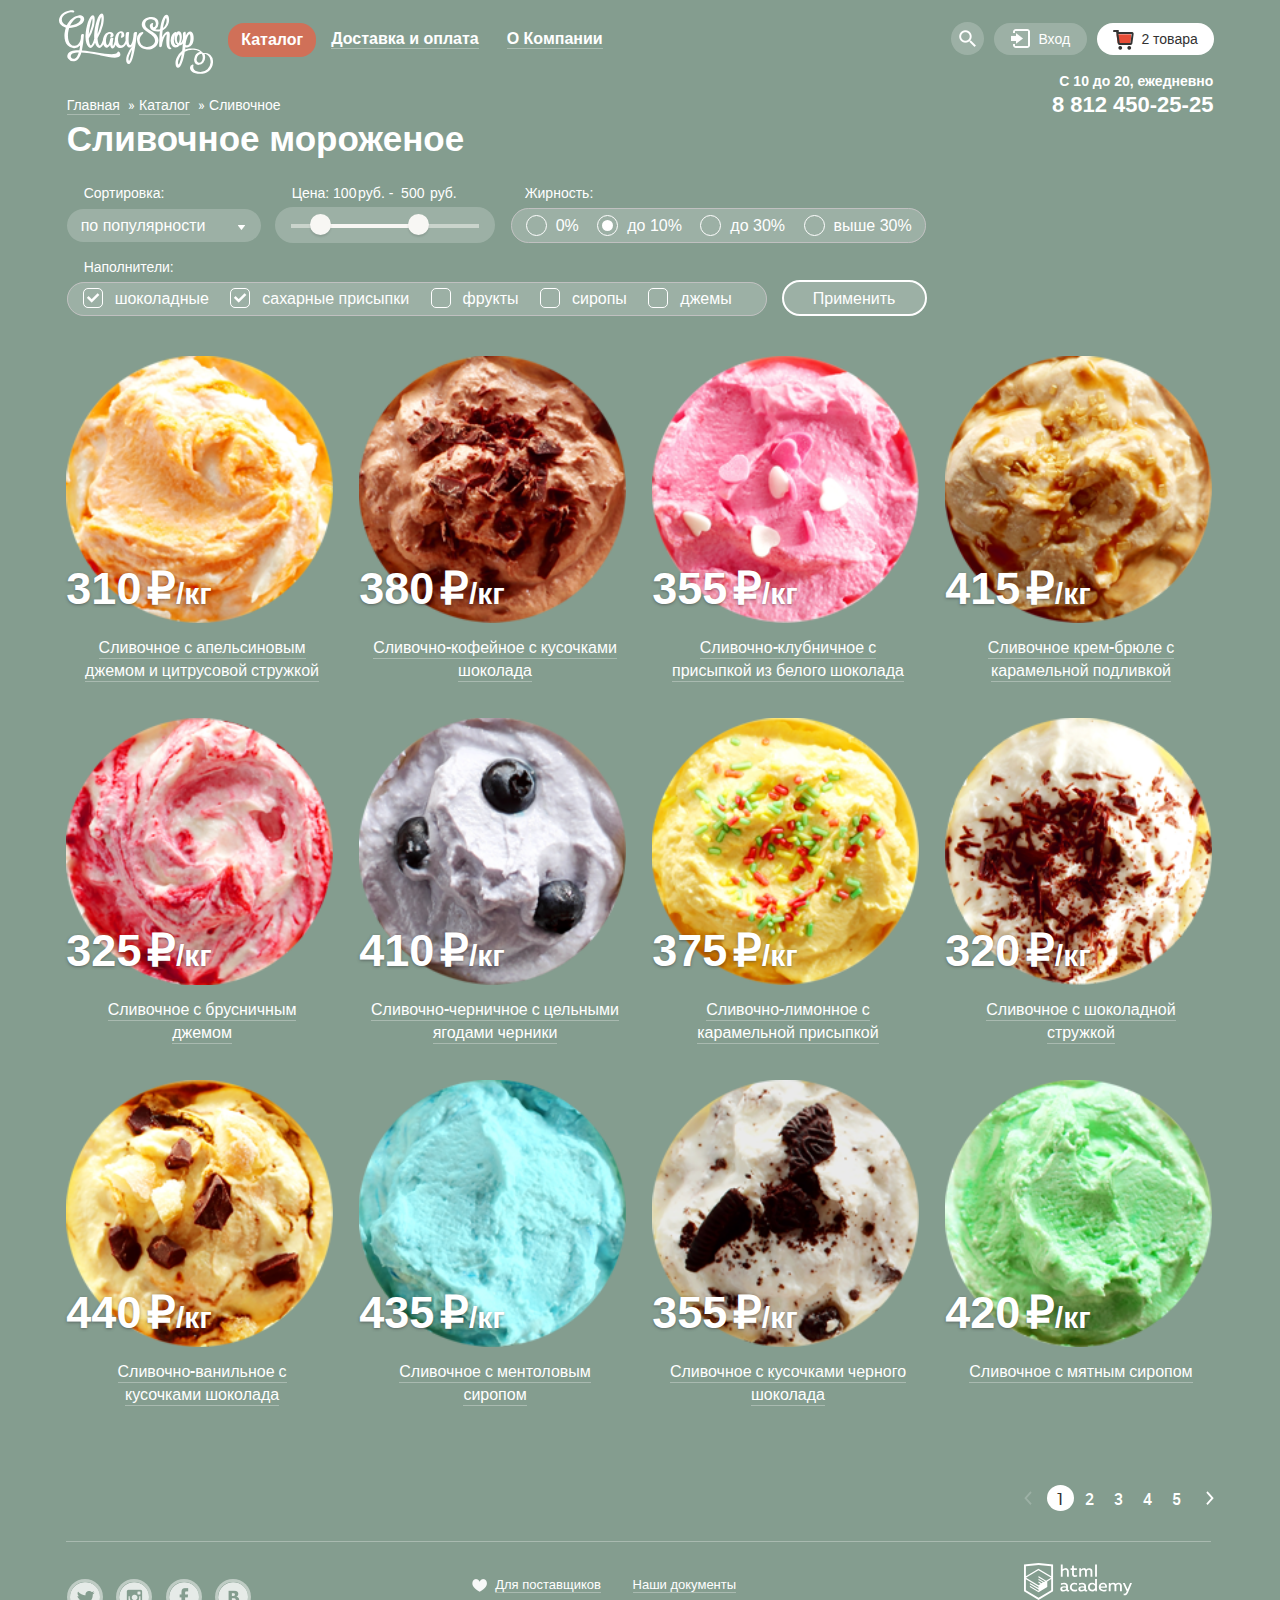
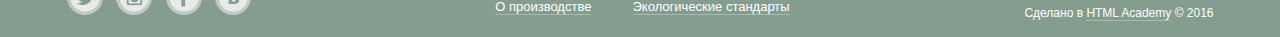
<file: gllacy/catalog.html>
<!DOCTYPE html>
<html lang="ru">
  <head>
    <meta charset="utf-8">
    <title>HTML Academy: Глейси</title>
    <meta name="keywords" content="">
    <meta name="description" content="">
    <link href="css/normalize.css" rel="stylesheet">
    <link href="css/style-min.css" rel="stylesheet">
  </head>  
  <body>
<!-- Хедер  -->
    <header class="main-page">
      <div class="header box-center">        
        <div class="logo">
          <a href="index.html">
            <img src="img/logogllacy.svg" alt="Логотип компании" width="154" height="64">
          </a>
        </div>
        <nav class="main-menu">
          <ul class="menu-list">
            <li class="catalog-list"><a class="active" href="#">Каталог</a>
              <ul class="menu-catalog">
                <li><a class="menu-item new" href="#">Новинки</a></li>
                <li><a class="menu-item active" href="catalog.html">Сливочное</a></li>
                <li><a class="menu-item" href="#">Щербеты</a></li>
                <li><a class="menu-item" href="#">Фруктовый лед</a></li>
                <li><a class="menu-item" href="#">Мелорин</a></li>
              </ul>
            </li>
            <li><a href="#">Доставка и оплата</a></li>
            <li><a href="#">О Компании</a></li>          
          </ul>
        </nav>
        <div class="user">
          <div class="user-search">
            <a class="user-btn-search" href="search.html">Поиск</a>
            <div class="modal-content modal-search">
              <form class="search" action="http://example.ru/" method="get">
                <input class="modal-field" type="search" id="search-field" required>
                <div class="label-box">
                  <label class="modal-label" for="search-field">Что ищем?</label>
                </div>
              </form>
            </div>
          </div>
          <div class="user-login">
            <a class="user-btn-login" href="login.html">Вход</a>
            <div class="modal-content modal-enter">
              <form class="enter" action="http://example.ru/" method="get">
                <input class="modal-field" type="text" id="email-f" required>
                <div class="label-box">
                  <label class="modal-label" for="email-f">Электронная почта</label>
                </div>
                <input class="modal-field" type="password" id="password-field" required>
                <div class="label-box">
                  <label class="modal-label" for="password-field">Пароль</label>
                </div>
                <button class="mini-btn">Войти</button>
              </form>
              <div class="helper-wrapper">
                <div class="helper">
                  <a class="forget-pass" href="#">Забыли пароль?</a>
                  <a class="new-registration" href="#">Новая регистрация</a>
                </div>
              </div>
            </div>
          </div>
          <div class="user-basket full">
            <a class="user-btn-basket full-basket" href="basket.html">2 товара</a>
            <div class="modal-content modal-basket-full">
              <div class="product-table">
                <div class="table-row">
                  <div class="table-cell cell-delete"><button type="button" class="btn-delete"></button></div>
                  <div class="table-cell cell-icon"><img src="img/catalog-card1.png" width="33" height="33" alt="Мороженое"></div>
                  <div class="table-cell cell-name">Пломбир с апельсиновым джемом</div>
                  <div class="table-cell cell-amount">1,5 кг*<span>200 руб.</span></div>
                  <div class="table-cell cell-price">300 руб.</div>
                </div>
                <div class="table-row">
                  <div class="table-cell cell-delete"><button type="button" class="btn-delete"></button></div>
                  <div class="table-cell cell-icon"><img src="img/catalog-card3.png" width="33" height="33" alt="Мороженое"></div>
                  <div class="table-cell cell-name">Клубничный пломбир с присыпкой из белого шоколада</div>
                  <div class="table-cell cell-amount">1,5 кг*<span>300 руб.</span></div>
                  <div class="table-cell cell-price">450 руб.</div>
                </div>
              </div>
              <span class="summ">Итого 750 руб.</span>
              <a class="mini-btn" href="basket.html">Оформить заказ</a>  
            </div>
          </div>
        </div>
        <div class="header-contact">        
          <span class="working-hour">
            С 10 до 20, ежедневно
          </span><br>
          <span class="tel">
            8 812 450-25-25
          </span>
        </div>
      </div>
    </header>
<!--  Основная часть  -->
    <main>
      <div class="box-center catalog-center">
<!--    Хлебные крошки    -->
<!--        <div class="breadcrumbs">-->
          <ul class="breadcrumbs">
            <li><a class="breadcrumbs-menu" href="index.html">Главная</a>   &raquo;</li>
            <li><a class="breadcrumbs-menu" href="#">Каталог</a>   &raquo;</li>
            <li><span>Сливочное</span></li>
          </ul>
<!--        </div>-->
        <h1>Сливочное мороженое</h1>
<!--   Фильтры   -->
        <section class="filters">
          <form action="http://example.ru/" method="get">
            <label for="sort">Сортировка:</label>
            <div class="price-controls">
                Цена: <input class="min-price" type="text" value="100"><span>руб. - </span>
                <input class="max-price" type="text" value="500"> руб.
            </div>
            <label class="label-fatness">Жирность:</label><br>
            <div class="select-container">
              <select name="sort" id="sort">
                <option class="sort-item" value="popular" selected>по популярности</option>
                <option class="sort-item" value="cheap-first">сначала недорогие</option>
                <option class="sort-item" value="expensive-first">сначала дорогие</option>
                <option class="sort-item" value="fatness">по жирности</option>
              </select>
            </div>
            <div class="range-controls">
                <div class="scale"><div class="bar"></div></div>
                <div class="toggle min-toggle"></div>
                <div class="toggle max-toggle"></div>
            </div>
            <fieldset class="fatness">
              <input type="radio" id="fat0" name="fat" value="fat0">
              <label for="fat0"> 0%</label>
              <input type="radio" id="fat10" name="fat" value="fat10" checked>
              <label for="fat10"> до 10%</label>
              <input type="radio" id="fat30" name="fat" value="fat30">
              <label for="fat30"> до 30%</label>
              <input type="radio" id="fat30up" name="fat" value="fat30up">
              <label for="fat30up"> выше 30%</label>
            </fieldset>
            <label class="fieldset-title">Наполнители:</label>
            <fieldset class="filler">
              <input type="checkbox" id="cocoa" name="cocoa" checked><label for="cocoa"> шоколадные</label>
              <input type="checkbox" id="shugar" name="shugar" checked><label for="shugar"> сахарные присыпки</label>
              <input type="checkbox" id="fruit" name="fruit"><label for="fruit"> фрукты</label>
              <input type="checkbox" id="syrup" name="syrup"><label for="syrup"> сиропы</label>
              <input type="checkbox" id="jam" name="jam"><label for="jam"> джемы</label>             
            </fieldset>
            <button type="submit">Применить</button>
          </form>
        </section>
<!--   Карточки каталога   -->
        <section class="catalog block-row">
          <article class="catalog-item catalog-hit1 col col-1">
            <img class="catalog-card" src="img/catalog-card1.png" width="200" height="200" alt="Образец товара">
            <p class="catalog-price">310 &#8381;<span class="units">/кг</span></p>
            <p class="catalog-title">
              <a class="card-title" href="#"> Сливочное с апельсиновым джемом и цитрусовой стружкой</a>
            </p>
            <div class="mask mask1">
<!--              <img class="catalog-card" src="img/catalog-card1.png" width="200" height="200" alt="Образец товара">-->
              <a class="mini-btn" href="">Быстрый просмотр</a>
            </div>
          </article>
          <article class="catalog-item catalog-hit2 col col-1">
            <img class="catalog-card" src="img/catalog-card2.png" width="200" height="200" alt="Образец товара">
            <p class="catalog-price">380 &#8381;<span class="units">/кг</span></p>
            <p class="catalog-title">
              <a class="card-title" href="#">Сливочно-кофейное с кусочками шоколада</a>
            </p>
            <div class="mask mask2">
<!--              <img class="catalog-card" src="img/catalog-card2.png" width="200" height="200" alt="Образец товара">-->
              <a class="mini-btn" href="">Быстрый просмотр</a>
            </div>
          </article>
          <article class="catalog-item catalog-hit3 col col-1">
            <img class="catalog-card" src="img/catalog-card3.png" width="200" height="200" alt="Образец товара">
            <p class="catalog-price">355 &#8381;<span class="units">/кг</span></p>
            <p class="catalog-title">
              <a class="card-title" href="#">Сливочно-клубничное с присыпкой из белого шоколада</a>
            </p>
            <div class="mask mask3">
<!--              <img class="catalog-card" src="img/catalog-card3.png" width="200" height="200" alt="Образец товара">-->
              <a class="mini-btn" href="">Быстрый просмотр</a>
            </div>
          </article>
          <article class="catalog-item catalog-hit4 col col-1">
            <img class="catalog-card" src="img/catalog-card4.png" width="200" height="200" alt="Образец товара">
            <p class="catalog-price">415 &#8381;<span class="units">/кг</span></p>
            <p class="catalog-title">
              <a class="card-title" href="#">Сливочное крем-брюле с карамельной подливкой</a>
            </p>
            <div class="mask mask4">
<!--              <img class="catalog-card" src="img/catalog-card4.png" width="200" height="200" alt="Образец товара">-->
              <a class="mini-btn" href="">Быстрый просмотр</a>
            </div>
          </article>
          <article class="catalog-item item5 col col-1">
            <img class="catalog-card" src="img/catalog-card5.png" width="200" height="200" alt="Образец товара">
            <p class="catalog-price">325 &#8381;<span class="units">/кг</span></p>
            <p class="catalog-title">
              <a class="card-title" href="#">Сливочное с брусничным джемом</a>
            </p>
            <div class="mask mask5">
<!--              <img class="catalog-card" src="img/catalog-card5.png" width="200" height="200" alt="Образец товара">-->
              <a class="mini-btn" href="">Быстрый просмотр</a>
            </div>
          </article>
          <article class="catalog-item item6 col col-1">
            <img class="catalog-card" src="img/catalog-card6.png" width="200" height="200" alt="Образец товара">
            <p class="catalog-price">410 &#8381;<span class="units">/кг</span></p>
            <p class="catalog-title">
              <a class="card-title" href="#">Сливочно-черничное с цельными ягодами черники</a>
            </p>
            <div class="mask mask6">
<!--              <img class="catalog-card" src="img/catalog-card6.png" width="200" height="200" alt="Образец товара">-->
              <a class="mini-btn" href="">Быстрый просмотр</a>
            </div>
          </article>        
          <article class="catalog-item item7 col col-1">
            <img class="catalog-card" src="img/catalog-card7.png" width="200" height="200" alt="Образец товара">
            <p class="catalog-price">375 &#8381;<span class="units">/кг</span></p>
            <p class="catalog-title">
              <a class="card-title" href="#">Сливочно-лимонное с карамельной присыпкой</a>
            </p>
            <div class="mask mask7">
<!--              <img class="catalog-card" src="img/catalog-card7.png" width="200" height="200" alt="Образец товара">-->
              <a class="mini-btn" href="">Быстрый просмотр</a>
            </div>
          </article>
          <article class="catalog-item item8 col col-1">
            <img class="catalog-card" src="img/catalog-card8.png" width="200" height="200" alt="Образец товара">
            <p class="catalog-price">320 &#8381;<span class="units">/кг</span></p>
            <p class="catalog-title">
              <a class="card-title" href="#">Сливочное с шоколадной стружкой</a>
            </p>
            <div class="mask mask8">
<!--              <img class="catalog-card" src="img/catalog-card8.png" width="200" height="200" alt="Образец товара">-->
              <a class="mini-btn" href="">Быстрый просмотр</a>
            </div>
          </article>
          <article class="catalog-item item9 col col-1">
            <img class="catalog-card" src="img/catalog-card9.png" width="200" height="200" alt="Образец товара">
            <p class="catalog-price">440 &#8381;<span class="units">/кг</span></p>
            <p class="catalog-title">
              <a class="card-title" href="#">Сливочно-ванильное с кусочками шоколада</a>
            </p>
            <div class="mask mask9">
<!--              <img class="catalog-card" src="img/catalog-card9.png" width="200" height="200" alt="Образец товара">-->
              <a class="mini-btn" href="">Быстрый просмотр</a>
            </div>
          </article>
          <article class="catalog-item item10 col col-1">
            <img class="catalog-card" src="img/catalog-card10.png" width="200" height="200" alt="Образец товара">
            <p class="catalog-price">435 &#8381;<span class="units">/кг</span></p>
            <p class="catalog-title">
              <a class="card-title" href="#">Сливочное с ментоловым сиропом</a>
            </p>
            <div class="mask mask10">
<!--              <img class="catalog-card" src="img/catalog-card10.png" width="200" height="200" alt="Образец товара">-->
              <a class="mini-btn" href="">Быстрый просмотр</a>
            </div>
          </article>
          <article class="catalog-item item11 col col-1">
            <img class="catalog-card" src="img/catalog-card11.png" width="200" height="200" alt="Образец товара">
            <p class="catalog-price">355 &#8381;<span class="units">/кг</span></p>
            <p class="catalog-title">
              <a class="card-title" href="#">Сливочное с кусочками черного шоколада</a>
            </p>
            <div class="mask mask11">
<!--              <img class="catalog-card" src="img/catalog-card11.png" width="200" height="200" alt="Образец товара">-->
              <a class="mini-btn" href="">Быстрый просмотр</a>
            </div>
          </article>
          <article class="catalog-item item12 col col-1">
            <img class="catalog-card" src="img/catalog-card12.png" width="200" height="200" alt="Образец товара">
            <p class="catalog-price">420 &#8381;<span class="units">/кг</span></p>
            <p class="catalog-title">
              <a class="card-title" href="#">Сливочное с мятным сиропом</a>
            </p>
            <div class="mask mask12">
<!--              <img class="catalog-card" src="img/catalog-card12.png" width="200" height="200" alt="Образец товара">-->
              <a class="mini-btn" href="">Быстрый просмотр</a>
            </div>
          </article>
<!--          <div class="page-number">-->
            <ul class="page-number">
              <li><a class="prev disabled" href="#">Назад</a></li>
              <li><span class="page1 current-page">1</span></li>
              <li><a class="page2" href="#">2</a></li>
              <li><a class="page3" href="#">3</a></li>
              <li><a class="page4" href="#">4</a></li>
              <li><a class="page5" href="#">5</a></li>
              <li><a class="next" href="#">Вперед</a></li>
            </ul>
<!--          </div>-->
        </section>
      </div>
    </main>
<!--  Подвал  -->
    <footer class="catalog-footer">
      <div class="box-center">
        <div class="social-btn">
          <a class="social social-tw" href="#">Твиттер</a>
          <a class="social social-inst" href="#">Инстаграмм</a>
          <a class="social social-fb" href="#">Фейсбук</a>
          <a class="social social-vk" href="#">Вконтакте</a>
        </div>
        <div class="footer-menu">
          <ul class="footer-menu-col1">
            <li class="for-caterer"><a class="info" href="#">Для поставщиков</a></li>
            <li class="production"><a class="info" href="#">О производстве</a></li>
          </ul>
          <ul class="footer-menu-col2">  
            <li class="docs"><a class="info" href="#">Наши документы</a></li>
            <li class="ecostandarts"><a class="info" href="#">Экологические стандарты</a></li>
          </ul>
        </div>
        <div class="footer-logo">
          <img class="logo-htmlacademy" src="img/logohtml.svg" alt="Логотип HTML Academy" width="108" height="37">
          <p class="copyright">
            Сделано в <a href="#">HTML Academy</a> &copy; 2016
          </p>
        </div>
      </div>
    </footer>
    <script src="js/js-min.js"></script>
  </body>
</html>
</file>
<file: gllacy/css/style-min.css>
@font-face{font-family:'Roboto Regular';src:url(../fonts/Roboto-Regular-webfont.eot);src:url(../fonts/Roboto-Regular-webfont.eot?#iefix) format('embedded-opentype'),url(../fonts/Roboto-Regular-webfont.woff) format('woff'),url(../fonts/Roboto-Regular-webfont.ttf) format('truetype'),url(../fonts/Roboto-Regular-webfont.svg#robotoregular) format('svg');font-weight:400;font-style:normal}@font-face{font-family:'Roboto Bold';src:url(../fonts/Roboto-Bold-webfont.eot);src:url(../fonts/Roboto-Bold-webfont.eot?#iefix) format('embedded-opentype'),url(../fonts/Roboto-Bold-webfont.woff) format('woff'),url(../fonts/Roboto-Bold-webfont.ttf) format('truetype'),url(../fonts/Roboto-Bold-webfont.svg#robotobold) format('svg');font-weight:400;font-style:normal}@font-face{font-family:'Roboto Medium';src:url(../fonts/Roboto-Medium-webfont.eot);src:url(../fonts/Roboto-Medium-webfont.eot?#iefix) format('embedded-opentype'),url(../fonts/Roboto-Medium-webfont.woff) format('woff'),url(../fonts/Roboto-Medium-webfont.ttf) format('truetype'),url(../fonts/Roboto-Medium-webfont.svg#robotomedium) format('svg');font-weight:400;font-style:normal}*{margin:0;padding:0;box-sizing:border-box}body{font-family:"Roboto Regular","Arial",serif;font-size:16px;line-height:22px;font-weight:400;background:#849d8f;color:#fff}.box-center{min-width:900px;max-width:1200px;margin:0 auto;background:0 0}.block-row{margin:0 1.11%;padding:0 0 39px;font-size:0}.block-row .col{display:inline-block;margin:0 1.11%;vertical-align:top}.col-1{width:22.75%}.col-2{width:47.72%}.col-4{width:97.74%}.logo a,a{text-decoration:none}a{font-family:"Roboto Medium","Arial",serif;font-size:16px;font-weight:500;line-height:18px;color:#fff}header .box-center{position:relative;min-height:75px;padding:10px 2% 0;z-index:1}header .box-center::after{content:"";display:table;clear:both}.header div.logo,.header nav{float:left}.header .logo{width:154px;font-size:0;margin-left:-.556%}.logo a{display:block;width:154px}.header .main-menu{width:398px;margin-top:12px;margin-left:5px}.header .menu-list{width:100%;list-style:none}.menu-list>li{display:inline-block;padding-bottom:5px;vertical-align:middle;white-space:nowrap}.menu-list>li:first-of-type{margin-left:10px}.menu-list>li>a{display:block;margin-right:-2px;padding:8px 13px;color:#fff;text-decoration:none;font-size:16px;line-height:18px}.menu-list>li>a::after{display:block;content:"";height:1px;padding-top:0;background:rgba(255,255,255,.3)}.menu-list>li>a:hover{background:#f7f6f3;color:#000}.fatness input[type=radio],.filler input[type=checkbox],.menu-list>li>a.active::after,.menu-list>li>a:active::after,.menu-list>li>a:hover::after,body>input[type=radio]{display:none}.menu-list>li>.active,.menu-list>li>a:active,.menu-list>li>a:hover{padding-top:8px;border-radius:16px;text-decoration:none;text-align:center}.menu-list>li>a:active{background:#ededed;color:#000;text-shadow:inset 0 2px 2px 0 #696969}.menu-list>li>.active{background:#d07058}.catalog-list{position:relative;z-index:2}.header .menu-catalog{position:absolute;top:38px;left:-5px;display:none;width:142px;list-style:none;background:#f8f7f4;border-radius:5px;box-shadow:0 20px 20px 0 rgba(0,0,0,.4)}.menu-catalog .menu-item{display:block;padding:13px 20px 14px;font-size:14px;line-height:16px;font-weight:400;color:#323232;text-align:left;text-decoration:none}.menu-catalog a.new,.menu-list>li>a{font-family:"Roboto","Arial",serif;font-weight:700}.menu-catalog li:first-of-type::after{display:block;width:130px;height:1px;content:"";margin:0 8px 0 5px;background:rgba(0,0,0,.3)}.catalog-list:hover .menu-catalog{display:block;list-style:none}.menu-catalog li:hover{background:#fbded7}.menu-catalog li:first-of-type:hover{font-weight:700;background:#fbded7;border-radius:5px 5px 0 0}.menu-catalog li:last-of-type:hover{background:#fbded7;border-radius:0 0 5px 5px}.menu-catalog .menu-item:active{background:#f6b5a5}.menu-catalog li:first-of-type:active{font-weight:700;background:#f6b5a5;border-radius:5px 5px 0 0}.menu-catalog li:last-of-type:active{background:#f6b5a5;border-radius:0 0 5px 5px}.menu-catalog .menu-item.active{background:#d07058}.header .user{float:right;width:300px;margin-top:12px;text-align:right}.user .user-basket,.user .user-login,.user .user-search{position:relative;display:inline-block;margin-left:6px;padding-bottom:5px;vertical-align:bottom;text-align:right}.user-basket>a,.user-login>a,.user-search>a{display:inline-block;padding:8px 0;font-family:"Roboto","Arial",serif;font-size:14px;line-height:16px;font-weight:500;background:rgba(255,255,255,.2);border-radius:16px;text-decoration:none;text-align:left;vertical-align:bottom}.user .user-btn-search{width:33px;height:33px;border-radius:50%;text-indent:-9999px;background:rgba(255,255,255,.2) url(../img/sprite.png) no-repeat -428px 3px}.user .user-btn-basket,.user .user-btn-login{position:relative;width:93px;padding-left:44px}.user .user-btn-login::before{position:absolute;top:6px;left:17px;width:24px;height:22px;content:"";background:url(../img/sprite.png) no-repeat -211px -5px}.user .user-btn-basket{width:117px}.user .user-btn-basket::before{position:absolute;top:5px;left:16px;width:22px;height:22px;content:"";background:url(../img/sprite.png) no-repeat -5px -4px}.user a[class^=user-btn]:hover{color:#000;background:#fff}.user a.user-btn-search:hover{background:#fff url(../img/sprite.png) no-repeat -455px 3px}.user .user-btn-login:hover::before{position:absolute;top:6px;left:18px;width:24px;height:22px;content:"";background:url(../img/sprite.png) no-repeat -239px -4px}.header .full-basket{position:relative;color:#323232;background:#fff}.header .full-basket::before{position:absolute;top:10px;left:19px;width:15px;height:10px;content:"";background:url(../img/sprite.png) no-repeat -36px -4px}.header .full-basket::after,.user .user-btn-basket:hover::before{position:absolute;top:5px;left:16px;width:22px;height:22px;content:"";background:url(../img/sprite.png) no-repeat -61px -3px}.header-contact{position:absolute;top:72px;right:2.22%;z-index:5;width:175px;text-align:right}.header-contact .tel,.header-contact .working-hour{display:block;font-family:"Roboto","Arial",serif;font-weight:700}.header-contact .working-hour{margin-bottom:-10px;font-size:14px;line-height:18px}.header-contact .tel{margin-top:-10px;font-size:22px;line-height:26px}main .box-center{position:relative;z-index:0;padding-top:1px;padding-bottom:2px}.slider-photo{position:relative;margin:0 1.11%}.slider-focus{width:100%;overflow:hidden}.slider-box{width:300%}.slider-box div[class^=slider]{float:left;width:33.33%;min-height:561px;text-align:center}.clearfix:after{content:"";display:table;clear:both}.slider-controls{position:absolute;top:478px;left:6px;z-index:20;width:100px;text-align:center}.slider-controls label{display:inline-block;width:20px;height:20px;margin-right:5px;background-color:transparent;border:2px solid #fff;border-radius:50%;cursor:pointer;vertical-align:top}.slider-box a,p.slider-title{text-align:center;font-family:"Roboto","Arial",serif;font-weight:700}p.slider-title{display:block;margin:306px auto 40px;vertical-align:bottom;width:700px;font-size:60px;line-height:60px}.slider-box a{width:300px;height:30px;padding:12px 40px 13px;border-radius:30px;font-size:32px;line-height:44px;text-decoration:none;background:-webkit-linear-gradient(#f26843,#e74b36);background:linear-gradient(#f26843,#e74b36);text-shadow:0 2px 5px rgba(160,32,11,.76);box-shadow:0 2px 2px 0 rgba(172,16,0,.64)}.slider-box a:active,.slider-box a:hover{background:-webkit-linear-gradient(#f58669,#ec6f5e);background:linear-gradient(#f58669,#ec6f5e);box-shadow:0 2px 2px 0 #ac1000}.slider-box a:active{box-shadow:0 -2px 2px 0 #ac1000}#btn-1:checked~.toggler-bg .slider-box{-webkit-transform:translate(0);transform:translate(0)}#btn-2:checked~.toggler-bg .slider-box{-webkit-transform:translate(-33.33%);transform:translate(-33.33%)}#btn-3:checked~.toggler-bg .slider-box{-webkit-transform:translate(-66.67%);transform:translate(-66.67%)}#btn-1:checked~.toggler-bg{background:url(../img/ice-cream1.png) no-repeat 50% 84px,#849d8f url(../img/lighting1.png) no-repeat 50% 0}#btn-2:checked~.toggler-bg{background:url(../img/ice-cream2.png) no-repeat 50% 84px,#8996a6 url(../img/lighting2.png) no-repeat 50% 0}#btn-3:checked~.toggler-bg{background:url(../img/ice-cream3.png) no-repeat 50% 84px,#9d8b84 url(../img/lighting3.png) no-repeat 50% 0}#btn-1:checked~.toggler-bg label[for=btn-1],#btn-2:checked~.toggler-bg label[for=btn-2],#btn-3:checked~.toggler-bg label[for=btn-3]{background-color:#fff}.banner-left,.banner-right{min-height:229px;padding:15px 20px 15px 18px;font-family:"Roboto","Arial",serif;font-size:18px;font-weight:700;line-height:22px;border-radius:15px}.banner-left{background:#a00021 url(../img/raspberry-bg1200.jpg) no-repeat}.banner-right{background:#55311f url(../img/chocolate-bg1200.jpg) no-repeat}.banners span,.mini-btn{font-family:inherit;font-size:35px;line-height:41px;font-weight:700}.banners p{min-height:63px;margin:15px 0 26px}.banners a{float:right;display:block}.mini-btn{height:45px;padding:10px 23px 13px 22px;font-size:18px;line-height:24px;color:#fff;background:-webkit-linear-gradient(#f16743,#c83725);background:linear-gradient(#f16743,#c83725);border-radius:22px;text-decoration:none;box-shadow:0 2px 2px 0 rgba(85,8,0,.54);cursor:pointer}.mini-btn:hover{background:-webkit-linear-gradient(#f58669,#ec6f5e);background:linear-gradient(#f58669,#ec6f5e);box-shadow:0 1px 2px 0 #ac1000}.mini-btn:active{background:-webkit-linear-gradient(#d74632,#e1613e);background:linear-gradient(#d74632,#e1613e);box-shadow:0 -1px 2px 0 #ac1000}.catalog-item{position:relative;min-height:276px;margin-top:1px;font-size:16px;line-height:22px;z-index:1;background-size:100%}.catalog-hit-mark{position:absolute;top:0;left:0;width:61px;height:61px;z-index:5}.catalog-item .catalog-card{width:100%;height:100%}.catalog-item .catalog-price,.catalog-item .units{font-weight:600;line-height:45px;text-shadow:0 1px 3px rgba(49,50,53,.5)}.catalog-item .catalog-price{position:relative;margin-top:-64px;text-align:left;word-spacing:-7px;z-index:5;font-size:45px}.catalog-item .units{font-size:30px}.catalog-item .catalog-title{position:relative;z-index:5;display:block;width:96%;margin-top:9px;padding-top:12px;padding-left:4.17%;text-align:center}.catalog-item .card-title{padding-bottom:0;font-family:"Roboto Medium","Arial",serif;font-size:16px;line-height:22px;font-weight:500;text-align:center;color:#fff;border-bottom:1px solid rgba(255,255,255,.3)}.breadcrumbs .breadcrumbs-menu:active,.breadcrumbs .breadcrumbs-menu:hover,.catalog-item .card-title:active,.catalog-item .card-title:hover{color:#ffbc9e;border-bottom:1px solid rgba(255,188,158,.3)}.about-block{padding:25px 20px;font-size:0;background:#eee3cc url(../img/waffle-pattern.jpg);color:#000;border-radius:15px}.about-block p,h2.about-title{font-family:"Roboto","Arial",serif}h2.about-title{text-align:left;white-space:pre-wrap;font-size:24px;line-height:30px;font-weight:500}.about-block p{position:relative;display:inline-block;max-width:48%;min-width:47.8%;margin:22px 0 0;padding-left:56px;font-size:16px;line-height:22px;color:#323232;font-weight:400;vertical-align:top}.about-block p:nth-of-type(2n+1){max-width:48.7%;margin-right:2.5%}.about-block p::before{position:absolute;top:-13px;left:0;content:"";width:49px;height:49px;background:url(../img/sprite.png) no-repeat}.about-block .ice-cream::before{background-position:-620px -4px}.about-block .cow::before{background-position:-152px -5px}.about-block .leaf::before{background-position:-377px -4px}.about-block .term::before{background-position:-679px -5px}.block-row:last-of-type{padding-bottom:38px}.blog-news p,.mailing p{margin-bottom:6px;font-family:"Roboto","Arial",serif;font-size:16px;line-height:22px;color:#5a5a5a;font-weight:400}.mailing p{min-height:86px;margin-top:11px;margin-bottom:15px}.blog-news,.mailing{min-height:220px;border-radius:15px}.blog-news{padding:22px 20px 30px;background:#fff url(../img/strawberry-bg1200.jpg) no-repeat right}.blog-news a,.breadcrumbs li{display:inline-block;vertical-align:top}.blog-news a{width:285px;font-family:"Roboto","Arial",serif;line-height:29px;color:#353535;border-bottom:none;text-decoration:underline;font-size:24px;font-weight:700}.blog-news span{background:rgba(255,255,255,.6)}.blog-news a:active,.blog-news a:hover{color:#e84d37}.mailing{background:url(../img/post-fon.jpg)}.mailing .basic-background{width:97.62%;min-height:210px;margin:5px 1.25%;background-color:#f8f7f4;padding:18px 20px;border-radius:10px}.catalog-center h1,.mailing form{font-family:"Roboto","Arial",serif;font-size:16px;line-height:24px;font-weight:400}.mailing input{float:left;max-width:72.3%;min-width:62%;margin-right:6px;padding:9px 12px;border-radius:5px;vertical-align:top;background-color:#fff;box-shadow:none;outline:none;border:1px solid #d3d3d2}.mailing button{float:right;display:inline-block;width:129px;height:44px;margin-top:0;padding:9px 18px 11px;outline:none;border:none}.card-place{position:relative;min-height:428px;background:url(../img/map1200.jpg) no-repeat center}.contacts-box{position:relative;z-index:10;max-width:1200px;margin:0 auto}.card-contacts{position:absolute;bottom:62px;top:62px;right:2.22%;z-index:1;width:302px;height:305px;margin-left:20%;padding:18px 25px;font-family:"Roboto","Arial",serif;font-size:18px;line-height:24px;color:#323232;font-weight:700;background-color:rgba(255,255,255,.98);border-radius:15px}.card-contacts p{margin:1px 0 19px}.card-contacts .tel{margin:6px 0 18px;line-height:20px}.card-contacts h3,.card-contacts span{display:block;width:172px;margin:10px 0 0;font-size:14px;line-height:20px;font-weight:400}.card-contacts span{margin:3px 0 0}.card-contacts .card-btn{display:block;height:46px;margin-top:25px;padding:10px 22px;text-align:center}main .catalog-center{padding-top:7px;padding-bottom:1px}.breadcrumbs{margin:10px 0 0 2.22%}.breadcrumbs ul{list-style:none;padding:1px 0 0}.breadcrumbs li{font-size:14px;font-weight:400;white-space:pre-wrap;word-spacing:-.3px}.breadcrumbs .breadcrumbs-menu{font-family:"Roboto Medium","Arial",serif;font-size:14px;font-weight:400;border-bottom:1px solid rgba(255,255,255,.3)}.catalog-center h1{margin-top:2px;margin-left:2.22%;margin-bottom:20px;font-size:35px;line-height:41px;text-align:left;font-weight:700}.filters{margin:0 2.22%;text-align:left}.filters button,.filters fieldset,.filters input{display:inline-block;background:rgba(255,255,255,.2)}.filters .range-controls,.filters button,.filters fieldset,.filters input,.filters select{vertical-align:middle;font-family:"Roboto","Arial",serif;font-size:16px;line-height:18px;font-weight:500}.filters select{background:rgba(255,255,255,.2);position:relative;width:250px;z-index:5;padding:7px 10px;background:0 0;border:none;outline:none;color:#fff;cursor:pointer;display:block}.filters .range-controls{display:inline-block}.filters .range-controls,.filters .select-container{margin-top:6px;margin-right:10px;border-radius:18px}.fatness,.filters button[type=submit]{border-radius:18px}.fatness{margin-top:6px;margin-right:10px;padding:8px 10px 7px}.filters .select-container{position:relative;display:inline-block;overflow:hidden;width:194px;padding:0 23px 0 0;color:#fff;background:rgba(255,255,255,.2);vertical-align:middle;cursor:pointer}.filters .select-container::after{position:absolute;top:16px;right:15px;display:inline-block;width:8px;height:5px;content:"";color:#fff;background:url(../img/sprite.png) no-repeat -490px -5px}.filters select:hover{color:#000;background:0 0}.filters .select-container:hover,.filters button[type=submit]:hover{color:#000;background:#fff}.filters .select-container:hover::after{position:absolute;top:16px;left:171px;display:block;width:8px;height:5px;content:"";background:url(../img/sprite.png) no-repeat -507px -6px}.filters select:focus{color:#000;background:#fff}.filters .max-price,.filters .min-price,.filters .price-controls,.filters form>label{display:inline-block;font-family:"Roboto","Arial",serif;font-size:14px;line-height:16px;font-weight:500;vertical-align:bottom}.filters .price-controls,.filters form>label{margin:6px 17px 0;background:0 0;width:170px}.price-controls span{white-space:pre-wrap}.filters .max-price,.filters .min-price{width:25px;color:#fff;border:none;outline:none;box-shadow:none;background:#849d8f}.filters .range-controls{position:relative;width:220px;min-height:36px;padding:7px 16px;overflow:hidden;background:rgba(255,255,255,.2)}.range-controls .scale{display:inline-block;width:188px;height:4px;margin-left:0;margin-top:9px;background-color:rgba(248,247,244,.5)}.range-controls .bar{width:105px;height:4px;margin-left:25px;background-color:#f8f7f4}.range-controls .toggle{position:absolute;display:block;top:7px;left:35px;width:21px;height:21px;background:#f8f7f4;cursor:pointer;border-radius:50%;box-shadow:0 2px 2px 0 rgba(0,0,0,.1)}.range-controls .max-toggle{margin-left:98px}.range-controls .toggle:hover{width:24px;height:24px;box-shadow:0 2px 2px 0 rgba(0,0,0,.1)}.filters .label-fatness{margin-left:42px}.filters .fatness{width:415px;margin-right:0}.fatness label{margin-right:10px;margin-left:4px;padding-left:30px;cursor:pointer}.fatness label,.filler label{position:relative;display:inline-block}.fatness label:last-of-type,.filler label:last-of-type{margin-right:0}.fatness label::before{position:absolute;display:block;top:-2px;left:0;width:19px;height:19px;content:"";background:0 0;border:1px solid #fff;border-radius:50%}input[name^=fat]:checked+label::after{position:absolute;top:3px;left:5px;display:block;width:11px;height:11px;content:"";background:#fff;border-radius:50%}.filters .filler{width:700px;margin:7px 0 40px;padding:7px 10px;background:rgba(255,255,255,.2);border-radius:18px}.filler label{margin-right:12px;margin-left:5px;padding-left:32px;cursor:pointer}.filler label::before{position:absolute;display:block;top:-2px;left:0;width:18px;height:18px;content:"";background:0 0;border:1px solid #fff;border-radius:5px}.filler label:active::before,.filler label:hover::before,input[type=checkbox]:checked+label:active::before,input[type=checkbox]:checked+label:hover::before{width:16px;height:16px;border:2px solid #fff}input[type=checkbox]:checked+label::before{background:url(../img/sprite.png) no-repeat -93px -6px}input[type=checkbox]:checked+label:active::before,input[type=checkbox]:checked+label:hover::before{background:url(../img/sprite.png) no-repeat -94px -7px}.filters .fieldset-title{display:block;width:250px;margin-top:16px}.filters button[type=submit]{width:145px;margin:-36px 0 0 11px;padding:8px 10px 6px;color:#fff;background:rgba(255,255,255,.2);outline:none;box-shadow:none;border:2px solid #fff;cursor:pointer}.filters button[type=submit]:active{color:#323232;background:#fff;opacity:.8;box-shadow:inset 0 2px 2px 0 #6c6d6c}.catalog .catalog-item,.catalog p.catalog-price{position:relative;font-family:"Roboto","Arial",serif}.catalog .catalog-item{line-height:22px;background-size:100%;margin-bottom:36px;font-size:16px}.catalog p.catalog-price{margin-top:-63px;margin-bottom:15px;z-index:5;font-size:45px;font-weight:700}.catalog .catalog-title{position:relative;width:97.5%;margin-top:0;padding-top:5px;padding-left:4.2%;z-index:5}.catalog-title a{font-family:"Roboto","Arial",serif;font-size:16px;line-height:22px;font-weight:500}.catalog-item .mask{display:none;position:absolute;top:-9px;left:50%;width:110%;height:126%;z-index:4;-webkit-transform:translateX(-50%);transform:translateX(-50%);padding:9px 10px;background-color:rgba(255,255,255,.3);background-repeat:no-repeat;background-position:center 9px;background-size:90.91%;border-radius:5px;box-shadow:0 20px 20px 0 rgba(0,0,0,.4)}.mask .catalog-card{width:100%;margin:0 auto;padding-bottom:64px}.mask .mini-btn{position:absolute;bottom:17px;left:50%;display:block;width:200px;margin-left:-100px;padding:11px;z-index:6;text-align:center}.catalog-item .mask1{background-image:url(../img/catalog-card1.png)}.catalog-item .mask2{background-image:url(../img/catalog-card2.png)}.catalog-item .mask3{background-image:url(../img/catalog-card3.png)}.catalog-item .mask4{background-image:url(../img/catalog-card4.png)}.catalog-item .mask5{background-image:url(../img/catalog-card5.png)}.catalog-item .mask6{background-image:url(../img/catalog-card6.png)}.catalog-item .mask7{background-image:url(../img/catalog-card7.png)}.catalog-item .mask8{background-image:url(../img/catalog-card8.png)}.catalog-item .mask9{background-image:url(../img/catalog-card9.png)}.catalog-item .mask10{background-image:url(../img/catalog-card10.png)}.catalog-item .mask11{background-image:url(../img/catalog-card11.png)}.catalog-item .mask12{background-image:url(../img/catalog-card12.png)}.catalog-item:hover{z-index:2}.catalog-item:hover .mask{display:block}.catalog-item:hover .card-title{border-bottom:none}.catalog-hits .mask-hit{padding-top:7px}.page-number{min-width:200px;margin:43px 3px 0 1.11%;font-size:16px;list-style:none;text-align:right;white-space:nowrap}.page-number::after{display:block;content:"";height:1px;margin-right:1.11%;margin-top:30px;background-color:rgba(255,255,255,.3)}.page-number li{display:inline-block;vertical-align:middle;text-align:center;line-height:26px}.page-number a,.page-number span{display:block;width:27px;height:26px;margin:0 0 0 -2px;padding-top:5px;text-decoration:none;font-size:16px;color:#fff;line-height:18px;font-weight:500;text-align:center}.page-number a:hover{border-radius:50%;background:rgba(255,255,255,.2);color:#fff}.page-number a:active{border-radius:50%;background:#fff;color:#323232}.page-number .prev,.page-number .prev:active,.page-number .prev:hover{margin-right:3px;background:url(../img/sprite.png) no-repeat -533px 1px;text-indent:-9999px}.page-number .next,.page-number .next:active,.page-number .next:hover{margin-left:3px;background:url(../img/sprite.png) no-repeat -515px 1px;text-indent:-9999px}.page-number .current-page{border-radius:50%;background:#fff;color:#323232}.page-number .disabled{opacity:.2}.catalog-center .block-row:last-of-type{padding-bottom:0}footer .box-center{padding:26px 2% 22px}footer .box-center,footer a{font-family:"Roboto","Arial",serif;font-size:13px;line-height:16px;font-weight:400;text-align:center}.social-btn a,footer .footer-menu,footer img,footer p,footer ul{display:inline-block;vertical-align:middle}footer .social-btn{float:left;padding-top:13px;padding-left:4px}footer .social{width:30px;height:30px;margin-right:16px;border-bottom:none;box-shadow:0 0 0 3px rgba(255,255,255,.6);border-radius:50%;text-align:center;background:url(../img/sprite.png);opacity:.8;text-indent:-9999px}footer .social-tw{background-position:-738px -5px}footer .social-inst{background-position:-336px -5px}footer .social-fb{background-position:-270px -5px}footer .social-vk{background-position:-778px -5px}footer .social-fb:hover,footer .social-inst:hover,footer .social-tw:hover,footer .social-vk:hover{opacity:1;box-shadow:0 0 0 3px rgba(255,255,255,.8)}footer a.social-fb:active,footer a.social-inst:active,footer a.social-tw:active,footer a.social-vk:active{opacity:.8;box-shadow:inset 0 2px 2px 0 rgba(0,0,0,.4),0 0 0 3px rgba(255,255,255,.8)}.footer-menu{margin-left:-50px;padding-left:40px;text-align:left}.footer-menu ul{list-style:none}.footer-menu-col2{margin-left:22px}.footer-menu li{padding-left:6px}.footer-menu .docs,.footer-menu .for-caterer{margin-top:8px;margin-bottom:6px}.ecostandarts,.production{margin-bottom:0}.footer-menu .for-caterer{position:relative}.footer-menu .for-caterer::before{position:absolute;top:1px;left:-17px;display:block;content:"";width:15px;height:14px;background:url(../img/sprite.png) no-repeat -311px -4px}.copyright a,.footer-menu a{border-bottom:1px solid rgba(255,255,255,.3)}.copyright a:active,.copyright a:hover,.footer-menu a:active,.footer-menu a:hover{color:#ffbc9e;border-bottom:1px solid rgba(255,188,158,.3)}.footer-logo{float:right;width:190px;margin-top:-6px;text-align:left}footer .copyright{width:190px;margin:5px 0 0}.copyright a,.modal-content,footer .copyright{font-size:12px;line-height:16px;font-family:"Roboto","Arial",serif;color:#fefefe;font-weight:400}.modal-content{position:absolute;top:36px;right:0;display:none;z-index:10;padding:20px 15px;font-size:13px;color:#333;background-color:#f8f7f4;box-shadow:0 20px 20px 0 rgba(0,0,0,.4);border-radius:5px}.modal-content form{border:none;outline:none;box-shadow:none;background:0 0}.modal-content .label-box{position:relative;display:block}.modal-content label{position:absolute;top:-55px;left:15px;display:block;padding:0;pointer-events:none;font-size:16px;font-weight:400;line-height:24px;color:#999}.modal-content .modal-field{padding:10px 15px;background:#fff;border:1px solid #d3d3d2;border-radius:5px;outline:none;font-size:16px;font-weight:700;line-height:24px;color:#000}.modal-content .modal-field:hover{border:3px solid #d3d3d2;padding:8px 13px}.modal-content .modal-field:focus{border:3px solid #5b9ddf;padding:8px 13px}.modal-content .modal-field:valid{font-weight:700}.modal-field:focus+.label-box .modal-label,.modal-field:valid+.label-box .modal-label{-webkit-transform:translateY(-27px);transform:translateY(-27px);font-size:11px;line-height:13px}.modal-field:focus+.label-box .modal-label{color:#5b9ddf}.modal-search{width:341px;min-height:84px;padding-bottom:0;text-align:center}.modal-search input{width:311px;margin-bottom:20px}.user-basket.full:hover .modal-basket-full,.user-login:hover .modal-enter,.user-search:hover .modal-search{display:block}.modal-enter{width:277px;min-height:214px;padding:20px 17px 22px 19px}.modal-enter input{width:241px;margin-bottom:20px}.modal-enter button{float:left;outline:none;border:none;display:block;width:100px;padding:10px 25px}.modal-enter .helper-wrapper{position:relative;top:5px;left:121px;width:119px;min-height:40px}.modal-enter .helper{position:absolute;color:#323232;text-align:left}.helper-wrapper a{display:block;width:119px;margin-bottom:5px;padding:0;color:#323232;font-size:13px;line-height:16px;font-weight:400;text-decoration:underline;vertical-align:bottom}.modal-basket-full{width:540px;min-height:186px;padding:26px 14px 12px 16px;text-align:right}.modal-basket-full .product-table,.modal-basket-full span{display:block;margin-bottom:15px}.modal-basket-full a.mini-btn{display:inline-block;vertical-align:bottom}.modal-basket-full .product-table{display:table;width:510px;border-bottom:1px solid #cacac7}.modal-basket-full .table-row{display:table-row;width:100%;margin-bottom:19px}.modal-basket-full .table-cell{display:table-cell;text-align:left}.modal-basket-full .cell-delete{width:4.9%;padding-top:11px;padding-right:14px}.modal-basket-full .btn-delete{position:relative;width:11px;height:11px;border:none;outline:none;cursor:pointer;background:0 0}.modal-basket-full .btn-delete::after,.modal-basket-full .btn-delete::before{position:absolute;top:5px;left:-2px;content:"";width:14px;height:1px;background:#353535}.modal-basket-full .btn-delete::before{-webkit-transform:rotate(45deg);transform:rotate(45deg)}.modal-basket-full .btn-delete::after{-webkit-transform:rotate(-45deg);transform:rotate(-45deg)}.modal-basket-full .cell-icon{width:9%;padding-right:14px;vertical-align:middle}.modal-basket-full .cell-name{width:45%;padding-top:11px}.modal-basket-full .cell-amount,.modal-basket-full .cell-price{width:23.5%;padding-top:11px;text-align:center}.modal-basket-full .cell-price{width:15%}.product-table span{display:inline-block;margin:0;padding:0;color:#999}.modal-basket-full .summ{font-size:15px;font-weight:700}@-webkit-keyframes scale{0%{-webkit-transform:scale(0) translateY(-2500px);transform:scale(0) translateY(-2500px)}70%{-webkit-transform:scale(1.3) translateY(100px);transform:scale(1.3) translateY(100px)}90%{-webkit-transform:scale(.8) translateY(0);transform:scale(.8) translateY(0)}to{-webkit-transform:scale(1);transform:scale(1)}}@keyframes scale{0%{-webkit-transform:scale(0) translateY(-2500px);transform:scale(0) translateY(-2500px)}70%{-webkit-transform:scale(1.3) translateY(100px);transform:scale(1.3) translateY(100px)}90%{-webkit-transform:scale(.8) translateY(0);transform:scale(.8) translateY(0)}to{-webkit-transform:scale(1);transform:scale(1)}}@-webkit-keyframes shake{0%,to{-webkit-transform:skewX(0);transform:skewX(0)}10%,30%,50%,70%,90%{-webkit-transform:skewX(-10deg);transform:skewX(-10deg)}20%,40%,60%,80%{-webkit-transform:skewX(10deg);transform:skewX(10deg)}}@keyframes shake{0%,to{-webkit-transform:skewX(0);transform:skewX(0)}10%,30%,50%,70%,90%{-webkit-transform:skewX(-10deg);transform:skewX(-10deg)}20%,40%,60%,80%{-webkit-transform:skewX(10deg);transform:skewX(10deg)}}.modal-link{position:fixed;top:20%;left:50%;display:none;width:478px;max-width:100%;min-height:443px;margin-left:-239px;padding:18px 25px 27px 24px;z-index:100;text-align:left;border-radius:10px}.modal-content-close{position:absolute;top:16px;right:16px;width:16px;height:16px;font-size:0;border:0;outline:0;cursor:pointer;background-color:transparent}.modal-content-close::after,.modal-content-close::before{position:absolute;top:7px;right:-2px;width:20px;height:2px;content:"";background-color:#000}.modal-content-close::before{-webkit-transform:rotate(45deg);transform:rotate(45deg)}.modal-content-close::after{-webkit-transform:rotate(-45deg);transform:rotate(-45deg)}.modal-link .link-title{display:block;margin-bottom:20px;font-size:24px;line-height:28px;font-weight:500;color:#323232}.modal-link input,.modal-link textarea{font-size:16px;line-height:24px;font-weight:400;color:#999}.modal-link input{width:267px;margin-bottom:20px}.modal-link textarea{width:428px;margin-bottom:25px}.modal-link button{float:right;outline:none;border:none;cursor:pointer}.modal-link-show{display:block;-webkit-animation-name:scale;animation-name:scale;-webkit-animation-duration:1s;animation-duration:1s}.modal-overlay{position:fixed;top:0;left:0;z-index:50;display:none;width:100%;height:100%;background:rgba(0,0,0,.5)}.modal-overlay-show{display:block}.modal-error{-webkit-animation:shake 1s;animation:shake 1s}
</file>
<file: device/css/style.min.css>
@font-face{font-family:"Open Sans";src:local("Open Sans"),url(../fonts/opensans.woff2),url(../fonts/opensans.woff),url(../fonts/OpenSans-Regular.ttf);font-weight:400;font-style:normal}@font-face{font-family:"Open Sans Light";src:local("Open Sans Light"),url(../fonts/opensanslight.woff2),url(../fonts/opensanslight.woff),url(../fonts/OpenSans-Light.ttf);font-weight:400;font-style:normal}@font-face{font-family:"Gilroy Light";src:local("Gilroy Light"),url(../fonts/gilroylight.woff2),url(../fonts/gilroylight.woff),url(../fonts/Gilroylight.ttf);font-weight:400;font-style:normal}@font-face{font-family:"Gilroy ExtraBold";src:local("Gilroy ExtraBold"),url(../fonts/gilroyextrabold.woff2),url(../fonts/gilroyextrabold.woff),url(../fonts/Gilroyextrabold.ttf);font-weight:400;font-style:normal}body{background-color:#fff;font-family:"Open Sans Light","Arial",sans-serif;font-size:15px;line-height:30px;color:#464646;letter-spacing:.15px}.center-box{width:1200px;margin:0 auto;padding:1px}.margin-box{width:1160px;margin:0 20px;background-color:#ccc}.block-row{width:100%;margin:0;padding:0;font-size:0}.block-row .col{display:inline-block;margin:0 20px;vertical-align:top}.col-2{width:160px}.col-3{width:259px}.col-4{width:360px}.col-6{width:559px}a{text-decoration:none}.btn,.logo,.title{font-family:"Gilroy ExtraBold","Arial",sans-serif;color:#000}.title{font-size:47px;line-height:50px;font-weight:400;letter-spacing:.47px}.btn,.logo{text-transform:uppercase}.btn{position:relative;z-index:10;margin:0;padding:10px 20px;letter-spacing:3.6px;text-align:center;border:0;outline:0;background-color:transparent;cursor:pointer;font-size:18px;line-height:20px}.btn::before{display:block;position:absolute;z-index:-1;top:16px;left:0;width:100%;height:8px;content:""}.btn::before,.btn:active,.btn:hover{background-color:#f0c52e}.btn:active{color:rgba(0,0,0,.3)}.logo{font-size:48px;line-height:50px}.user-menu,.user-menu a{font-family:"Open Sans Light","Arial",sans-serif;font-size:15px;line-height:36px}.user-menu a{position:relative;margin:0 0 0 40px;padding-left:22px;padding-top:7px;padding-bottom:7px;line-height:22px;color:#000}.user-menu .basket::before,.user-menu .compare::before,.user-menu .profile::before,.user-menu .search::before{position:absolute;display:block;content:"";background:url(../img/sprite.png) no-repeat}.user-menu .basket::before,.user-menu .compare::before,.user-menu .profile::before{top:12px}.user-menu .basket::before,.user-menu .compare::before{left:0}.main-header .margin-box,.page-header .margin-box{position:relative;margin-top:40px;padding:1px 60px;width:1040px;background-color:rgba(240,197,46,.5)}.header-logo{position:absolute;top:-26px;left:59px}.logo:hover,.user-menu--header .search-field:hover{color:rgba(0,0,0,.6)}.logo:active{color:rgba(0,0,0,.3)}.user-menu--header{display:-webkit-box;display:-ms-flexbox;display:flex;-webkit-box-orient:horizontal;-webkit-box-direction:normal;-ms-flex-direction:row;flex-direction:row;-webkit-box-pack:justify;-ms-flex-pack:justify;justify-content:space-between;margin:38px 0 0;padding:0}.user-menu--header a:last-child{margin-right:0}.user-menu .search{display:inline-block;vertical-align:top;position:relative;margin:0 auto 0 0;padding:0;background-color:transparent}.user-menu--header .search-field{-webkit-box-sizing:border-box;box-sizing:border-box;margin:0;padding:0 0 0 40px;width:360px;border:0;font-family:"Open Sans Light","Arial",sans-serif;font-size:15px;line-height:22px;color:rgba(0,0,0,.3);background-color:transparent}.search-btn{display:none;margin-top:-10px;padding:0;width:81px;height:46px;background-color:transparent;border:2px solid #000;-webkit-box-shadow:none;box-shadow:none;outline:0;cursor:pointer}.user-menu--header .search-field:focus{margin-right:-4px;padding-bottom:4px;border:0;outline:0;-webkit-box-shadow:none;box-shadow:none;line-height:24px;border-bottom:2px solid #000;color:#000}.search-field:focus~.search-btn,.search-field~.search-btn:active,.user-menu--header .search-field:focus{display:inline-block;vertical-align:bottom}.search-field:focus~.search-btn:hover{color:#fff;background-color:#000}.search-field:focus~.search-btn:active{color:rgba(255,255,255,.3);background-color:#000}.user-menu .profile{margin-right:25px;padding-left:25px}.main-header .profile{margin-right:175px}.user-menu .exit{margin:0 23px 0 0;padding:7px 0;opacity:.3}.main-header .exit{display:none}.user-menu .search::before{top:10px;left:3px;width:16px;height:20px;background-position:-247px -4px}.user-menu .profile::before{left:-2px;width:13px;height:13px;background-position:-397px -5px}.user-menu .compare::before{width:12px;height:12px;background-position:-68px -4px}.user-menu .basket::before{width:12px;height:12px;background-position:-25px -5px}.user-menu--header a:hover{color:rgba(0,0,0,.6)}.user-menu--header a:active{color:rgba(0,0,0,.3)}.user-menu--header a:hover::before{opacity:.6}.user-menu--header a:active::before{opacity:.3}.menu-list{display:-webkit-box;display:-ms-flexbox;display:flex;-webkit-box-orient:horizontal;-webkit-box-direction:normal;-ms-flex-direction:row;flex-direction:row;-webkit-box-pack:justify;-ms-flex-pack:justify;justify-content:space-between;margin:38px 0 0;padding:0;list-style:none}.menu-catalog-list>li,.menu-list li{display:inline-block;vertical-align:top;margin:0;padding:0}.menu-list a{display:block;font-family:"Gilroy ExtraBold","Arial",sans-serif;font-size:18px;line-height:20px;color:#000;text-transform:uppercase;letter-spacing:3.6px;text-decoration:none}.menu-catalog{position:relative;padding-right:27px;padding-bottom:50px}.menu-catalog::after{position:absolute;top:2px;right:0;width:16px;height:16px;content:"";background:url(../img/sprite.png) no-repeat;background-position:-221px -5px;opacity:.3}.menu-list .list-item-catalog{position:relative;margin-right:auto}.menu-list .list-item-delivery{margin-right:35px}.menu-list .list-item-warranty{margin-right:110px}.menu-contacts{margin-right:-5px;padding-right:0;text-align:right}.menu-list a:hover{color:rgba(0,0,0,.6)}.menu-list a:active{color:rgba(0,0,0,.3)}.menu-list .menu-catalog:hover::after{opacity:.2}.menu-list .menu-catalog:active::after{opacity:.1}.menu-catalog-list{position:absolute;z-index:100;-webkit-box-orient:horizontal;-webkit-box-direction:normal;-ms-flex-direction:row;flex-direction:row;-webkit-box-pack:start;-ms-flex-pack:start;justify-content:flex-start;top:45px;left:-60px;display:none;margin:0;padding:0 0 36px 60px;width:1100px;background-color:#f7e296}.menu-catalog-list ul{margin:0;padding:0;list-style:none}.menu-catalog-list a{padding:0;font-family:"Open Sans Light","Arial",sans-serif;font-size:15px;line-height:36px;text-transform:none;letter-spacing:.15px}.list-item-catalog:hover .menu-catalog-list{display:block;list-style:none}.catalog-list-section1{width:240px}.catalog-list-section2{width:200px}.slider-action{position:relative;margin:5px 20px 95px;padding:1px 50px 1px 30px;min-height:485px}.slider-action::before{position:absolute;top:-7px;left:0;width:100%;height:115px;content:"";background-color:rgba(240,197,46,.5)}.slider-action .slider-input{display:none}.slider-controls{position:absolute;top:312px;right:50px;z-index:100;width:110px}.slider-controls label{display:inline-block;vertical-align:middle;margin-right:19px;width:4px;height:4px;content:"";border:3px solid rgba(0,0,0,.3);border-radius:50%;background-color:transparent;cursor:pointer}.slider-focus{margin-top:-5px;width:100%;overflow:hidden}.promo-slider,.slider-box{display:-webkit-box;display:-ms-flexbox;display:flex}.slider-box{width:300%}.promo-slider{position:relative;z-index:10;margin:0 5px 0 0}.slider-photo{display:inline-block;vertical-align:top;width:530px;margin-right:20px;text-align:center}.photo-slider1{padding-right:25px}.promo-slider-wrapper{display:inline-block;vertical-align:top;position:relative;z-index:20;width:505px;margin-left:20px}.slide-number{position:absolute;top:-15px;right:-10px;z-index:-1;width:206px;height:180px;font-family:"Gilroy ExtraBold","Arial",sans-serif;font-size:179.2px;line-height:180px;color:#fff;text-transform:uppercase;letter-spacing:1.8px;text-align:right;background-color:transparent}.slider-title{position:relative;display:block;margin-top:80px;margin-bottom:20px;font-weight:400;line-height:55px}.slider-title::before{position:absolute;top:-42px;left:0;width:100px;height:7px;content:"";background-color:#fff}.description{margin-right:20px;margin-bottom:43px;font-family:"Open Sans Light","Arial",sans-serif;font-size:15px;line-height:30px;letter-spacing:.15px}.slider-btn{display:block;margin-bottom:43px;width:180px}.parameters,.parameters-wrapper{display:-webkit-box;display:-ms-flexbox;display:flex}.parameters{display:inline-block;vertical-align:top;-webkit-box-orient:vertical;-webkit-box-direction:normal;-ms-flex-direction:column;flex-direction:column;margin-right:77px;font-family:"Open Sans Light","Arial",sans-serif;font-size:13px;line-height:20px;letter-spacing:.13px}.parameters span{display:block;margin-bottom:10px;padding:0;font-family:"Gilroy Light","Arial",sans-serif;font-size:36px;line-height:38px;color:#000;letter-spacing:.36px}.number-list li:last-child,.parameters:last-child{margin-right:0}#btn-1:checked~.slider-focus .slider-box{-webkit-transform:translate(0);transform:translate(0)}#btn-2:checked~.slider-focus .slider-box{-webkit-transform:translate(-33.33%);transform:translate(-33.33%)}#btn-3:checked~.slider-focus .slider-box{-webkit-transform:translate(-66.67%);transform:translate(-66.67%)}#btn-1:checked~.slider-controls label[for=btn-1],#btn-2:checked~.slider-controls label[for=btn-2],#btn-3:checked~.slider-controls label[for=btn-3]{border-color:#000}.slider-controls label[for=btn-1]:hover,.slider-controls label[for=btn-2]:hover,.slider-controls label[for=btn-3]:hover{border-color:rgba(0,0,0,.4)}.slider-controls label[for=btn-1]:active,.slider-controls label[for=btn-2]:active,.slider-controls label[for=btn-3]:active{border-color:#000}.catalog-menu-tab{margin-bottom:85px}.tab-item{line-height:18px}.tab-item:last-child{margin-right:19px}.tab-item:active{opacity:.3}.tab-icon{display:block;display:-webkit-box;display:-ms-flexbox;display:flex;-webkit-box-pack:center;-ms-flex-pack:center;justify-content:center;-webkit-box-align:center;-ms-flex-align:center;align-items:center;margin-bottom:37px;width:160px;height:160px;font-size:0;text-align:center;background-color:#f7e296;background-color:rgba(240,197,46,.5)}.tab-item:nth-of-type(2) img{margin-top:42px}.tab-item:nth-of-type(3) img{margin-left:12px}.tab-icon:active,.tab-icon:hover{background-color:#f0c52e}.tab-item span{margin:0;padding:0;line-height:18px}.tab-item .tab-title{display:block;margin:0;padding:0;font-family:"Gilroy ExtraBold","Arial",sans-serif;font-size:18px;line-height:20px;color:#000;letter-spacing:.18px}.services{position:relative;z-index:1;display:-webkit-box;display:-ms-flexbox;display:flex;-webkit-box-orient:horizontal;-webkit-box-direction:normal;-ms-flex-direction:row;flex-direction:row;-webkit-box-align:center;-ms-flex-align:center;align-items:center;width:100%;min-height:390px}.services-menu::before,.services::after{position:absolute;display:block;content:""}.services::after{z-index:-5;bottom:0;left:0;min-height:290px;width:100%;background-color:#e5e5e5}.filter-form input[type=checkbox],.filter-form input[type=radio],.services .slider-input{display:none}.services-menu{display:inline-block;vertical-align:top;position:relative;margin:80px 0 auto;width:25.2%;-ms-flex-item-align:center;align-self:center;text-align:right;list-style:none}.services-menu::before{top:-80px;right:0;width:7px;height:319px;background-color:#000}.services-menu li{display:inline-block;margin-bottom:25px;margin-left:0;padding-left:0;width:285px}.btn--services-tab{display:block;width:120px}.sliders-wrapper{display:inline-block;vertical-align:top;margin-top:53px;margin-bottom:auto;padding:0;width:69%;overflow:hidden}.sliders-box{display:-webkit-box;display:-ms-flexbox;display:flex;-webkit-box-orient:horizontal;-webkit-box-direction:normal;-ms-flex-direction:row;flex-direction:row;-webkit-box-pack:start;-ms-flex-pack:start;justify-content:flex-start;-webkit-box-align:center;-ms-flex-align:center;align-items:center;width:2454px}.services-cart{position:relative;margin:0 0 0 115px;padding:20px 240px 10px 0;width:463px}.services-cart--delivery{background:url(../img/service-info-delivery-man.png) no-repeat 98% bottom}.services-cart--warranty{background:url(../img/service-info-warranty.png) no-repeat 98% bottom}.services-cart--credit{background:url(../img/service-info-credit.png) no-repeat 98% bottom}.services-cart .title{display:block;margin:0;padding:0 0 30px;line-height:48px;letter-spacing:1px}.services-cart p{margin:0;padding:0;letter-spacing:.28px}#btn-4:checked~.sliders-wrapper .sliders-box{-webkit-transform:translate(0);transform:translate(0)}#btn-5:checked~.sliders-wrapper .sliders-box{-webkit-transform:translate(-33.33%);transform:translate(-33.33%)}#btn-6:checked~.sliders-wrapper .sliders-box{-webkit-transform:translate(-66.67%);transform:translate(-66.67%)}#btn-4:checked~.services-menu label[for=btn-4],#btn-5:checked~.services-menu label[for=btn-5],#btn-6:checked~.services-menu label[for=btn-6]{color:#f7e296;background-color:#000}#btn-4:checked~.services-menu li:first-child,#btn-5:checked~.services-menu li:nth-child(2),#btn-6:checked~.services-menu li:last-child{width:285px;color:#f7e296;background-color:#000}#btn-4:checked~.services-menu label[for=btn-4]::before,#btn-5:checked~.services-menu label[for=btn-5]::before,#btn-6:checked~.services-menu label[for=btn-6]::before{display:none}.partners{margin-top:90px;margin-bottom:93px}.partners-logo img{display:inline-block;vertical-align:bottom}.partners-logo img:last-child{display:none}.partners-logo:hover img:first-child{display:none}.partners-logo:hover img:last-child{display:inline-block}.about,.contacts{position:relative;padding-top:53px}.about::before,.contacts::before,.social-btn::before,.transcompany li:before{position:absolute;left:0;width:80px;height:7px;content:""}.about::before,.contacts::before{display:block;top:0;background-color:#000}.about .title,.contacts .title{margin:0 0 43px;padding:0;line-height:48px}.about .wrapper,.contacts .wrapper{padding:0;margin:0 0 40px}.about p,.contacts p{margin:0 0 30px;padding:0;font-family:"Open Sans Light","Arial",sans-serif;font-size:15px;line-height:30px;letter-spacing:.1px}.about p{width:480px}.transcompany{margin:67px 0 0;padding:0 0 13px;list-style:none}.transcompany li{position:relative;margin:0;padding:0 0 0 36px}.transcompany li:before{top:15px;display:block;width:4px;height:4px;border:3px solid rgba(0,0,0,.3);border-radius:50%}.transcompany a{font-family:"Gilroy ExtraBold","Arial",sans-serif;font-size:16px;line-height:40px;color:#000;letter-spacing:0}.map{margin-top:40px;margin-bottom:67px;line-height:0}.about-contacts{margin-bottom:80px}.about-contacts .btn{display:block;padding-left:22px;width:220px}.main-footer,.page-footer{background-color:#464646;color:#fff}.center-box--footer{display:-webkit-box;display:-ms-flexbox;display:flex;-webkit-box-orient:horizontal;-webkit-box-direction:normal;-ms-flex-direction:row;flex-direction:row;-webkit-box-pack:justify;-ms-flex-pack:justify;justify-content:space-between;-ms-flex-wrap:wrap;flex-wrap:wrap;width:1160px;padding:60px 20px}.center-box--footer a,.user-menu--footer a:hover{color:#fff}.footer-logo,.footer-logo .logo--footer,.user-menu--footer{display:inline-block;vertical-align:top}.footer-logo .logo--footer{margin-left:-2px;width:164px;color:#ffc600}.footer-logo .logo--page-footer{display:block;margin:-7px 0 5px -2px;padding:0;line-height:50px}.footer-logo .logo--footer:hover{color:rgba(255,198,0,.6)}.footer-logo .logo--footer:active{color:rgba(255,198,0,.3)}.user-menu--footer{margin-left:550px}.user-menu--footer a{margin-left:36px;color:rgba(255,255,255,.7)}.user-menu--footer .profile{margin-right:0}.user-menu--footer a:active{color:rgba(255,255,255,.3)}.footer-main-menu a:hover,.main-footer .social-fb:hover,.main-footer .social-inst:hover,.main-footer .social-tw:hover,.page-footer .social-fb:hover,.page-footer .social-inst:hover,.page-footer .social-tw:hover,.user-menu--footer a:hover::before{opacity:.6}.footer-main-menu a:active,.user-menu--footer a:active::before{opacity:.3}.user-menu--footer .profile::before{top:11px;width:20px;background-position:-418px -4px}.user-menu--footer .compare::before{top:11px;width:19px;background-position:-86px -4px}.user-menu--footer .basket::before{top:11px;width:20px;background-position:-46px -4px}.adress,.tel{margin-top:21px;margin-bottom:60px}.main-footer ul,.page-footer ul{margin:0 43px 0 0;padding:0}.main-footer li,.page-footer li{padding:0;margin:0 -3px 0 0}.adress,.breadcrumbs li,.footer-main-menu,.main-footer li,.page-footer li,.tel{display:inline-block;vertical-align:top}.footer-main-menu .footer-menu-list{list-style:none}.footer-main-menu a{margin-right:32px;margin-top:29px;margin-bottom:60px;font-family:"Gilroy ExtraBold","Arial",sans-serif;font-size:18px;line-height:20px;color:#fff;text-transform:uppercase;letter-spacing:3.6px}.footer-main-menu .contact-link{margin-right:0}.footer-main-menu a,.social,.social-btn{display:inline-block;vertical-align:top}.social-btn{position:relative;padding-left:510px}.social-btn::before{top:17px;background-color:#ffc600}.social{width:40px;height:40px;margin-right:12px;margin-left:-3px;border-radius:50%;background:url(../img/sprite.png);opacity:.3;text-indent:-9999px}.social-tw{background-position:-348px -4px}.social-inst{background-position:-157px -4px}.social-fb{background-position:-108px -4px}.main-footer .social-fb:active,.main-footer .social-inst:active,.main-footer .social-tw:active,.page-footer .social-fb:active,.page-footer .social-inst:active,.page-footer .social-tw:active{opacity:.1}.logo-htmlacademy{display:inline-block;vertical-align:top;padding-top:3px}.logo-htmlacademy:hover{opacity:.6}.logo-htmlacademy:active{opacity:.3}.page-header .profile{margin-right:20px}.catalog-main h1.title--catalog{display:block;margin:35px 80px 16px;font-family:"Gilroy ExtraBold","Arial",sans-serif;font-size:47px;line-height:50px;color:#000}.breadcrumbs{margin:0 80px 40px;list-style:none;padding:1px 0 0}.breadcrumbs a,.breadcrumbs span{position:relative;margin-right:15px;padding-right:18px;font-size:14px;line-height:36px;color:rgba(0,0,0,.3)}.breadcrumbs .catalog-link{margin-right:13px;padding-right:20px}.breadcrumbs a::after{position:absolute;top:7px;right:0;width:4px;height:7px;content:"";background:url(../img/sprite.png);background-position:-207px -5px}.breadcrumbs a:hover{color:rgba(0,0,0,.6)}.breadcrumbs a:active{color:rgba(0,0,0,.1)}.filter,.flex-container{display:-webkit-box;display:-ms-flexbox;display:flex}.filter{-webkit-box-orient:vertical;-webkit-box-direction:normal;-ms-flex-direction:column;flex-direction:column;-webkit-box-align:end;-ms-flex-align:end;align-items:flex-end;width:32.65%;background-color:#eee}.filter-title{width:100%;padding-top:1px;text-align:right;background-color:rgba(0,0,0,.08);text-transform:uppercase}.filter-title-item{display:inline-block;margin:0;padding-right:180px;font-family:"Gilroy ExtraBold","Arial",sans-serif;font-size:16px;line-height:68px;letter-spacing:3.2px;vertical-align:top}.filter-form{width:205px;margin-top:69px;margin-right:65px}.filter-form .filter-price,.filter-form fieldset{margin:0 0 25px;padding:0;border:0;border-top:2px solid #000}.fieldset-title{display:block;margin:14px 0 20px;padding:0;font-family:"Gilroy ExtraBold","Arial",sans-serif;font-size:16px;line-height:18px;letter-spacing:1.5px}.range-controls{position:relative;width:200px;height:21px;margin:25px 0 0;padding:0 0 5px;overflow:hidden}.range-controls .scale{display:inline-block;vertical-align:top;width:200px;height:1px;margin-top:11px;margin-left:0;background-color:#dbdbdb}.range-controls .bar{width:114px;height:2px;margin-left:0;background-color:#91c92f}.range-controls .toggle{position:absolute;display:block;top:5px;left:0;width:10px;height:10px;background:#eee;cursor:pointer;border-radius:50%;border:2px solid #000}.range-controls .max-toggle{margin-left:112px}.range-controls .toggle:active{width:8px;height:8px;background-color:#91c92f;border:3px solid #fff;-webkit-box-shadow:0 5px 6px -3px rgba(0,0,0,.75);box-shadow:0 5px 6px -3px rgba(0,0,0,.75)}.max-price,.min-price,.price-controls{display:inline-block;font-family:"Gilroy Light","Arial",sans-serif;font-size:14px;line-height:16px;letter-spacing:0;color:#000}.price-controls{margin:0;vertical-align:top;padding:0;width:200px}.max-price,.min-price{vertical-align:bottom;padding:2px 0 0;width:50px;border:0;outline:0;-webkit-box-shadow:none;box-shadow:none;background-color:transparent}.min-price{margin-right:17px}.filter .filter-bluetooth,.filter .filter-colors{display:-webkit-box;display:-ms-flexbox;display:flex;-webkit-box-orient:vertical;-webkit-box-direction:normal;-ms-flex-direction:column;flex-direction:column;-webkit-box-align:start;-ms-flex-align:start;align-items:flex-start;margin-bottom:30px}.filter-bluetooth .radio,.filter-colors .checkbox{display:block;position:relative;padding-left:40px;font-family:"Gilroy Light","Arial",sans-serif;font-size:14px;line-height:40px;letter-spacing:.14;cursor:pointer}.filter-colors .checkbox::before{position:absolute;display:block;top:8px;left:-1px;width:23px;height:23px;content:"";background:#dbdbdb}.filter-colors .checkbox::after{display:none;position:absolute;top:16px;left:5px;width:12px;height:7px;content:"";background-color:transparent;background:url(../img/sprite.png) no-repeat;background-position:-327px -5px}.filter-colors .checkbox:hover::before{background-color:#cecece}.filter-colors .checkbox:active::before{background-color:#c4c4c4}.filter-colors .checkbox:active::after{display:block}.filter-checkbox:checked+label::after,.filter-radio:checked+label::after{display:block}.filter-checkbox:checked+label:hover::before{background-color:#cecece}.filter-checkbox:checked+label:active::after{display:none}.filter-checkbox:checked+label:active::before{background-color:#c4c4c4}.filter-form .filter-bluetooth{margin-bottom:32px}.filter-bluetooth .radio::after,.filter-bluetooth .radio::before{position:absolute;display:block;top:10px;left:0;width:18px;height:18px;content:"";border-radius:50%;border:2px solid #dbdbdb;background-color:transparent}.filter-bluetooth .radio::after{display:none;top:17px;left:7px;width:4px;height:4px;border:2px solid #000}.filter-bluetooth .radio:hover::before{border-color:#cecece}.filter-bluetooth .radio:active::before{border-color:#c4c4c4}.filter-bluetooth .radio:active::after{display:block}.filter-radio:checked+label:hover::before{border-color:#cecece}.filter-radio:checked+label:active::after{display:none}.filter-radio:checked+label:active::before{border-color:#c4c4c4}.btn--form{width:200px}.block-row--catalog{width:67.35%;margin-left:50px}.sort{margin:0 0 70px -50px;padding:1px 0 0;background-color:rgba(0,0,0,.08)}.sort-title{margin:0;padding-left:73px;font-family:"Gilroy ExtraBold","Arial",sans-serif;font-size:16px;line-height:68px;letter-spacing:3.6px;text-transform:uppercase}.sort .sort-list,.sort-list-item,.sort-title{display:inline-block;vertical-align:top}.sort .sort-list{margin:0;list-style:none;padding:0 0 0 49px}.sort-list-item{padding:24px 0 25px;opacity:.3}.sort-list-item a{display:block;font-family:"Open Sans","Arial",sans-serif;font-size:14px;line-height:18px;letter-spacing:.14px;color:#000}.sort-list-item:hover{opacity:.6}.sort-list-item:active{opacity:1}.sort-list-item1{margin-right:26px}.sort-list-item2{margin-right:30px}.sort-list-item3{margin-right:207px}.sort-down-arrow,.sort-up-arrow{padding:0;width:18px;height:10px;background:url(../img/sprite.png) no-repeat;text-indent:-9999px;opacity:.2}.sort-down-arrow{margin:28px 0 20px}.sort-up-arrow{margin:28px 22px 20px 0;background-position:-298px -5px}.sort-down-arrow{background-position:-271px -5px}.sort-down-arrow:hover,.sort-up-arrow:hover{opacity:.4}.sort-down-arrow:active,.sort-list-item.active,.sort-up-arrow:active{opacity:1}.catalog-list .catalog-card{position:relative;z-index:0}.catalog-list .catalog-card:nth-of-type(2n){margin-right:0;margin-left:15px}.card-photo{display:block;margin:0}.catalog-card .card-price,.catalog-card .card-title{display:inline-block;vertical-align:top;margin:0;padding:33px 0 52px;width:260px;font-family:"Gilroy ExtraBold","Arial",sans-serif;font-size:18px;line-height:20px;letter-spacing:.19px;color:#000}.catalog-card .card-price{padding:35px 0 50px;width:99px;font-family:"Gilroy Light","Arial",sans-serif;font-size:16px;letter-spacing:.16px;text-align:right}.mask,.new{position:absolute;display:none}.new{right:27px;padding-top:21px;border:2px solid #000;border-radius:50%;font-family:"Gilroy ExtraBold","Arial",sans-serif;font-size:14px;line-height:16px;letter-spacing:.7px;text-transform:uppercase;text-align:center;vertical-align:middle;opacity:.1;top:29px;width:56px;height:35px}.new-active>.new{display:inline-block}.mask{top:0;left:0;z-index:5;width:359px;height:380px;background-color:rgba(238,238,238,.7);cursor:pointer}.mask a,.page-number a{display:block;text-align:center}.mask a{position:relative;z-index:50;margin:0 auto;width:200px}.catalog-card:hover>.mask{display:block}.mask .basket-btn{width:160px;margin-top:180px}.mask .basket-btn:hover{background-color:#f0c52e}.mask .basket-btn:active{background-color:#f0c52e;color:rgba(0,0,0,.3)}.mask .compare{margin-top:10px;font-family:"Open Sans Light","Arial",sans-serif;font-size:13px;line-height:36px;letter-spacing:.13px;color:rgba(0,0,0,.5)}.mask .compare:hover,.number-list .active{color:#000}.mask .compare:active{color:rgba(0,0,0,.2)}.page-number{display:-webkit-box;display:-ms-flexbox;display:flex;-webkit-box-orient:horizontal;-webkit-box-direction:normal;-ms-flex-direction:row;flex-direction:row;-webkit-box-pack:justify;-ms-flex-pack:justify;justify-content:space-between;width:87%;margin-top:-9px;margin-left:20px;margin-bottom:75px;padding:0;line-height:18px;list-style:none;background-color:rgba(0,0,0,.08)}.number-list li,.number-list ul{display:inline-block;vertical-align:middle;padding:0}.number-list ul{margin:0 0 0 10px;list-style:none}.page-number>li{display:inline-block;vertical-align:top}.page-number a{padding:26px 29px 24px;font-family:"Gilroy ExtraBold","Arial",sans-serif;font-size:16px;line-height:18px;letter-spacing:3.2px;color:#000;text-transform:uppercase}.page-number a:hover{color:#000;background-color:rgba(0,0,0,.08)}.page-number a:active{color:rgba(0,0,0,.3);background-color:rgba(0,0,0,.08)}.number-list li{margin:0 22px 0 0}.number-list a{padding:26px 3px 24px;color:rgba(0,0,0,.3)}.number-list a:hover{color:rgba(0,0,0,.6);background-color:transparent}.number-list a:active{color:#000;background-color:transparent}@-webkit-keyframes scale{0%{-webkit-transform:scale(0) translateY(-2500px);transform:scale(0) translateY(-2500px)}70%{-webkit-transform:scale(1.3) translateY(100px);transform:scale(1.3) translateY(100px)}90%{-webkit-transform:scale(.8) translateY(0);transform:scale(.8) translateY(0)}to{-webkit-transform:scale(1);transform:scale(1)}}@keyframes scale{0%{-webkit-transform:scale(0) translateY(-2500px);transform:scale(0) translateY(-2500px)}70%{-webkit-transform:scale(1.3) translateY(100px);transform:scale(1.3) translateY(100px)}90%{-webkit-transform:scale(.8) translateY(0);transform:scale(.8) translateY(0)}to{-webkit-transform:scale(1);transform:scale(1)}}@-webkit-keyframes shake{0%,to{-webkit-transform:skewX(0);transform:skewX(0)}10%,30%,50%,70%,90%{-webkit-transform:skewX(-10deg);transform:skewX(-10deg)}20%,40%,60%,80%{-webkit-transform:skewX(10deg);transform:skewX(10deg)}}@keyframes shake{0%,to{-webkit-transform:skewX(0);transform:skewX(0)}10%,30%,50%,70%,90%{-webkit-transform:skewX(-10deg);transform:skewX(-10deg)}20%,40%,60%,80%{-webkit-transform:skewX(10deg);transform:skewX(10deg)}}.modal-content-close{position:absolute;top:23px;right:23px;width:55px;height:55px;font-size:0;border:0;border-radius:50%;outline:0;cursor:pointer;background-color:rgba(240,197,46,.5)}.modal-content-close:active,.modal-content-close:hover{background-color:#f0c52e}.modal-content-close::after,.modal-content-close::before{position:absolute;top:27px;right:11px;width:31px;height:2px;content:"";background-color:#fff}.modal-content-close::before{-webkit-transform:rotate(45deg);transform:rotate(45deg)}.modal-content-close::after{-webkit-transform:rotate(-45deg);transform:rotate(-45deg)}.modal-content-close:active .modal-content-close::after,.modal-content-close:active .modal-content-close::before{background-color:(256,256,256,.3)}.modal-link::before{position:absolute;top:-43px;left:0;width:960px;height:553px;content:"";z-index:-5;background-color:#fff;-webkit-box-shadow:0 10px 20px 0 rgba(0,0,0,.2);box-shadow:0 10px 20px 0 rgba(0,0,0,.2)}.modal-link{position:fixed;bottom:15%;left:50%;z-index:100;display:none;margin-left:-480px;padding:57px 100px 2px;width:760px;min-height:370px;text-align:left;background-color:#fff;-webkit-box-shadow:0 20px 40px 0 rgba(0,0,0,.75);box-shadow:0 20px 40px 0 rgba(0,0,0,.75)}.modal-link-close{top:-20px}.modal-link .link{display:-webkit-box;display:-ms-flexbox;display:flex;-webkit-box-pack:justify;-ms-flex-pack:justify;justify-content:space-between;-ms-flex-wrap:wrap;flex-wrap:wrap;margin:0;padding:0}.modal-link label{margin-bottom:37px;font-family:"Gilroy ExtraBold","Arial",sans-serif;font-size:18px;line-height:18px;letter-spacing:0}.modal-link input,.modal-link textarea{display:block;margin-top:13px;padding:16px 20px;font-family:"Open Sans Light","Arial",sans-serif;font-size:14px;line-height:18px;color:rgba(70,70,70,.4);background-color:rgba(229,229,229,.5);border:0;outline:0;-webkit-box-shadow:none;box-shadow:none}.modal-link input{width:320px}.modal-link textarea{width:720px}.modal-link input:hover,.modal-link textarea:hover{color:rgba(70,70,70,.4);background-color:rgba(229,229,229,.8)}.modal-link input:focus,.modal-link textarea:focus{color:#464646;background-color:rgba(255,255,255,.5);outline:2px solid #f0c52e}.modal-link input:invalid,.modal-link textarea:invalid{color:rgba(70,70,70,.4);background-color:rgba(237,181,181,.5)}.modal-btn{margin-top:5px;width:200px}.modal-content-map{position:fixed;bottom:5%;left:50%;z-index:100;display:none;width:961px;height:559px;margin-left:-480px;padding:0;background:#fff url(../img/location-map-big.png) no-repeat center;-webkit-box-shadow:0 10px 20px 0 rgba(0,0,0,.2);box-shadow:0 10px 20px 0 rgba(0,0,0,.2)}.map-iframe{border:0}.modal-content-show{display:block;-webkit-animation-name:scale;animation-name:scale;-webkit-animation-duration:1s;animation-duration:1s}.modal-map-show{display:block}.modal-error{-webkit-animation:shake 1s;animation:shake 1s}
</file>
